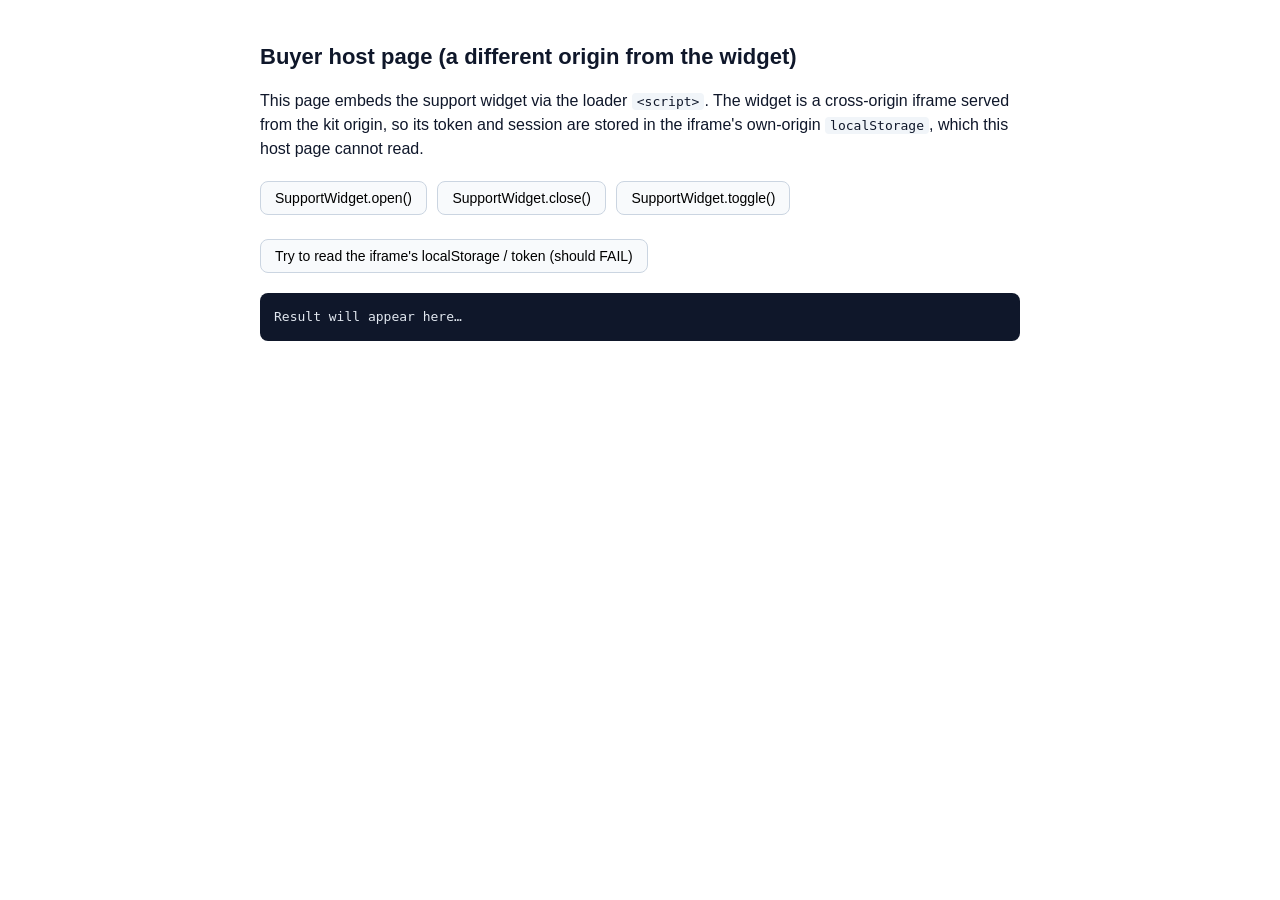
<file: frontend/widget-host-example.html>
<!doctype html>
<html lang="en">
  <head>
    <meta charset="UTF-8" />
    <meta name="viewport" content="width=device-width, initial-scale=1.0" />
    <title>Support widget — host page example (US-083)</title>
    <style>
      body {
        font-family: -apple-system, BlinkMacSystemFont, 'Segoe UI', Roboto, sans-serif;
        max-width: 760px;
        margin: 40px auto;
        padding: 0 20px;
        color: #0f172a;
        line-height: 1.5;
      }
      h1 { font-size: 22px; }
      button {
        font-size: 14px;
        padding: 8px 14px;
        margin: 4px 6px 4px 0;
        border: 1px solid #cbd5e1;
        border-radius: 8px;
        background: #f8fafc;
        cursor: pointer;
      }
      pre {
        background: #0f172a;
        color: #e2e8f0;
        padding: 14px;
        border-radius: 8px;
        white-space: pre-wrap;
        font-size: 13px;
      }
      code { background: #f1f5f9; padding: 1px 5px; border-radius: 4px; }
    </style>
  </head>
  <body>
    <!--
      US-083 cross-origin verification fixture. Serve THIS file from a DIFFERENT
      origin than the kit (the whole point is that the host page is a separate
      origin). For local verification:

        # terminal 1 — the kit origin (serves widget.js + widget.html)
        cd frontend && npm run dev            # http://localhost:5173

        # terminal 2 — the host origin (this page)
        cd frontend && python3 -m http.server 8099
        # open http://localhost:8099/widget-host-example.html

      The loader <script> below points at the kit dev origin; a real buyer swaps
      it for "https://your-kit-origin/widget.js".
    -->
    <h1>Buyer host page (a different origin from the widget)</h1>
    <p>
      This page embeds the support widget via the loader <code>&lt;script&gt;</code>.
      The widget is a cross-origin iframe served from the kit origin, so its token
      and session are stored in the iframe's own-origin <code>localStorage</code>,
      which this host page cannot read.
    </p>

    <p>
      <button id="open">SupportWidget.open()</button>
      <button id="close">SupportWidget.close()</button>
      <button id="toggle">SupportWidget.toggle()</button>
    </p>
    <p>
      <button id="attack">Try to read the iframe's localStorage / token (should FAIL)</button>
    </p>
    <pre id="out">Result will appear here…</pre>

    <script>
      var out = document.getElementById('out')
      function log(msg) { out.textContent = msg }

      document.getElementById('open').onclick = function () {
        window.SupportWidget && window.SupportWidget.open()
      }
      document.getElementById('close').onclick = function () {
        window.SupportWidget && window.SupportWidget.close()
      }
      document.getElementById('toggle').onclick = function () {
        window.SupportWidget && window.SupportWidget.toggle()
      }

      // Security probe: attempt, from host JS, to read the widget's storage/token.
      document.getElementById('attack').onclick = function () {
        var lines = []
        var iframe = document.querySelector('iframe[title="Support chat"]')
        // 1. Reading the cross-origin iframe's localStorage must throw.
        try {
          var ls = iframe.contentWindow.localStorage
          lines.push('LEAK: read iframe.localStorage -> ' + JSON.stringify(ls))
        } catch (e) {
          lines.push('OK: iframe.contentWindow.localStorage threw ' + e.name + ' (cross-origin)')
        }
        // 2. The token is NOT in the host page's own localStorage either.
        var hostKeys = []
        try {
          for (var i = 0; i < localStorage.length; i++) hostKeys.push(localStorage.key(i))
        } catch (e) { /* ignore */ }
        var tokenLeaked = hostKeys.some(function (k) { return /ar-support:token/.test(k) })
        lines.push(
          tokenLeaked
            ? 'LEAK: host localStorage contains an ar-support token key'
            : 'OK: host localStorage has no widget token key (host keys: ' + JSON.stringify(hostKeys) + ')'
        )
        // 3. The host-facing API exposes no token field.
        lines.push('SupportWidget keys exposed to host: ' + JSON.stringify(Object.keys(window.SupportWidget || {})))
        log(lines.join('\n'))
      }

      window.addEventListener('supportwidget:unread', function (e) {
        console.log('host received unread count:', e.detail.count)
      })
    </script>

    <!-- The embed. Swap the origin for your kit's deployed origin in production. -->
    <script
      src="http://localhost:5173/widget.js"
      data-public-key="wk_pk_demo_example"
      data-brand-color="#2563eb"
      data-greeting="Hi! Ask us anything."
      data-title="FitSnack Support"
      data-position="bottom-right"
      async
    ></script>
  </body>
</html>
</file>
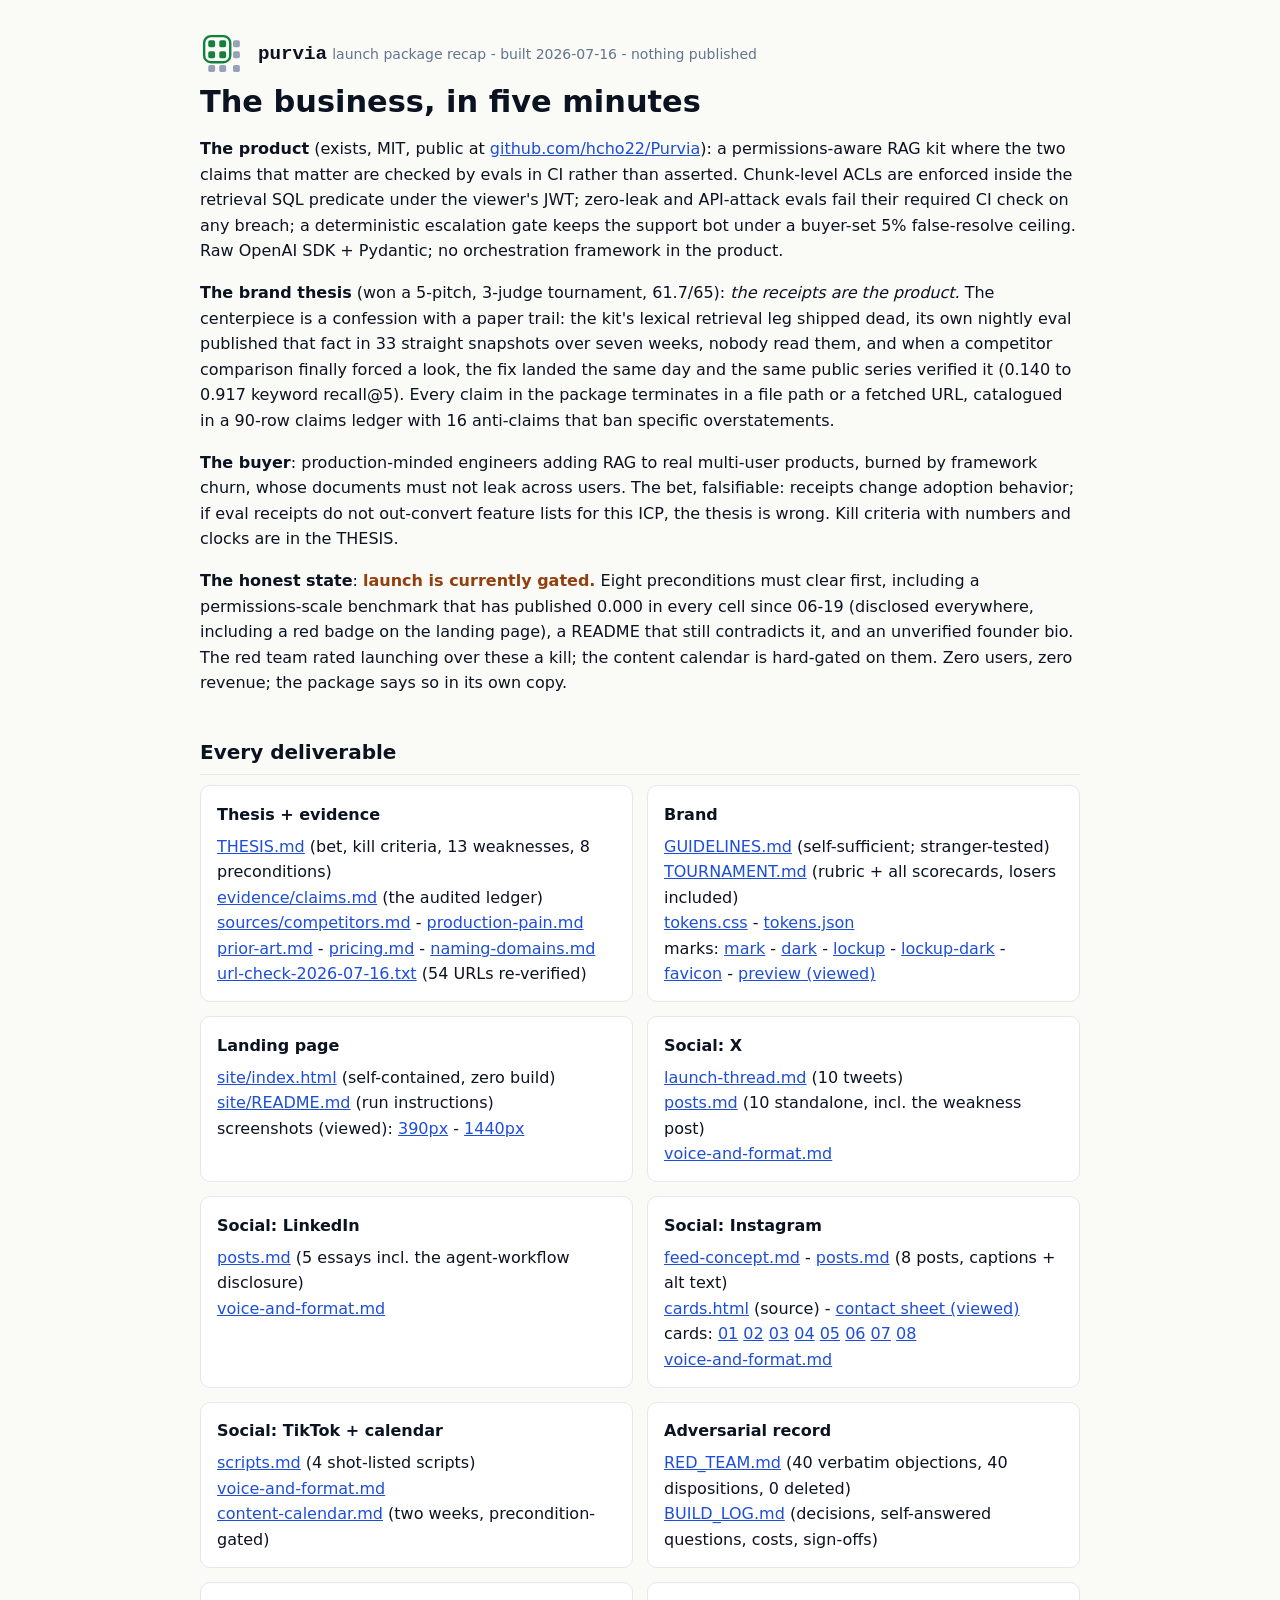
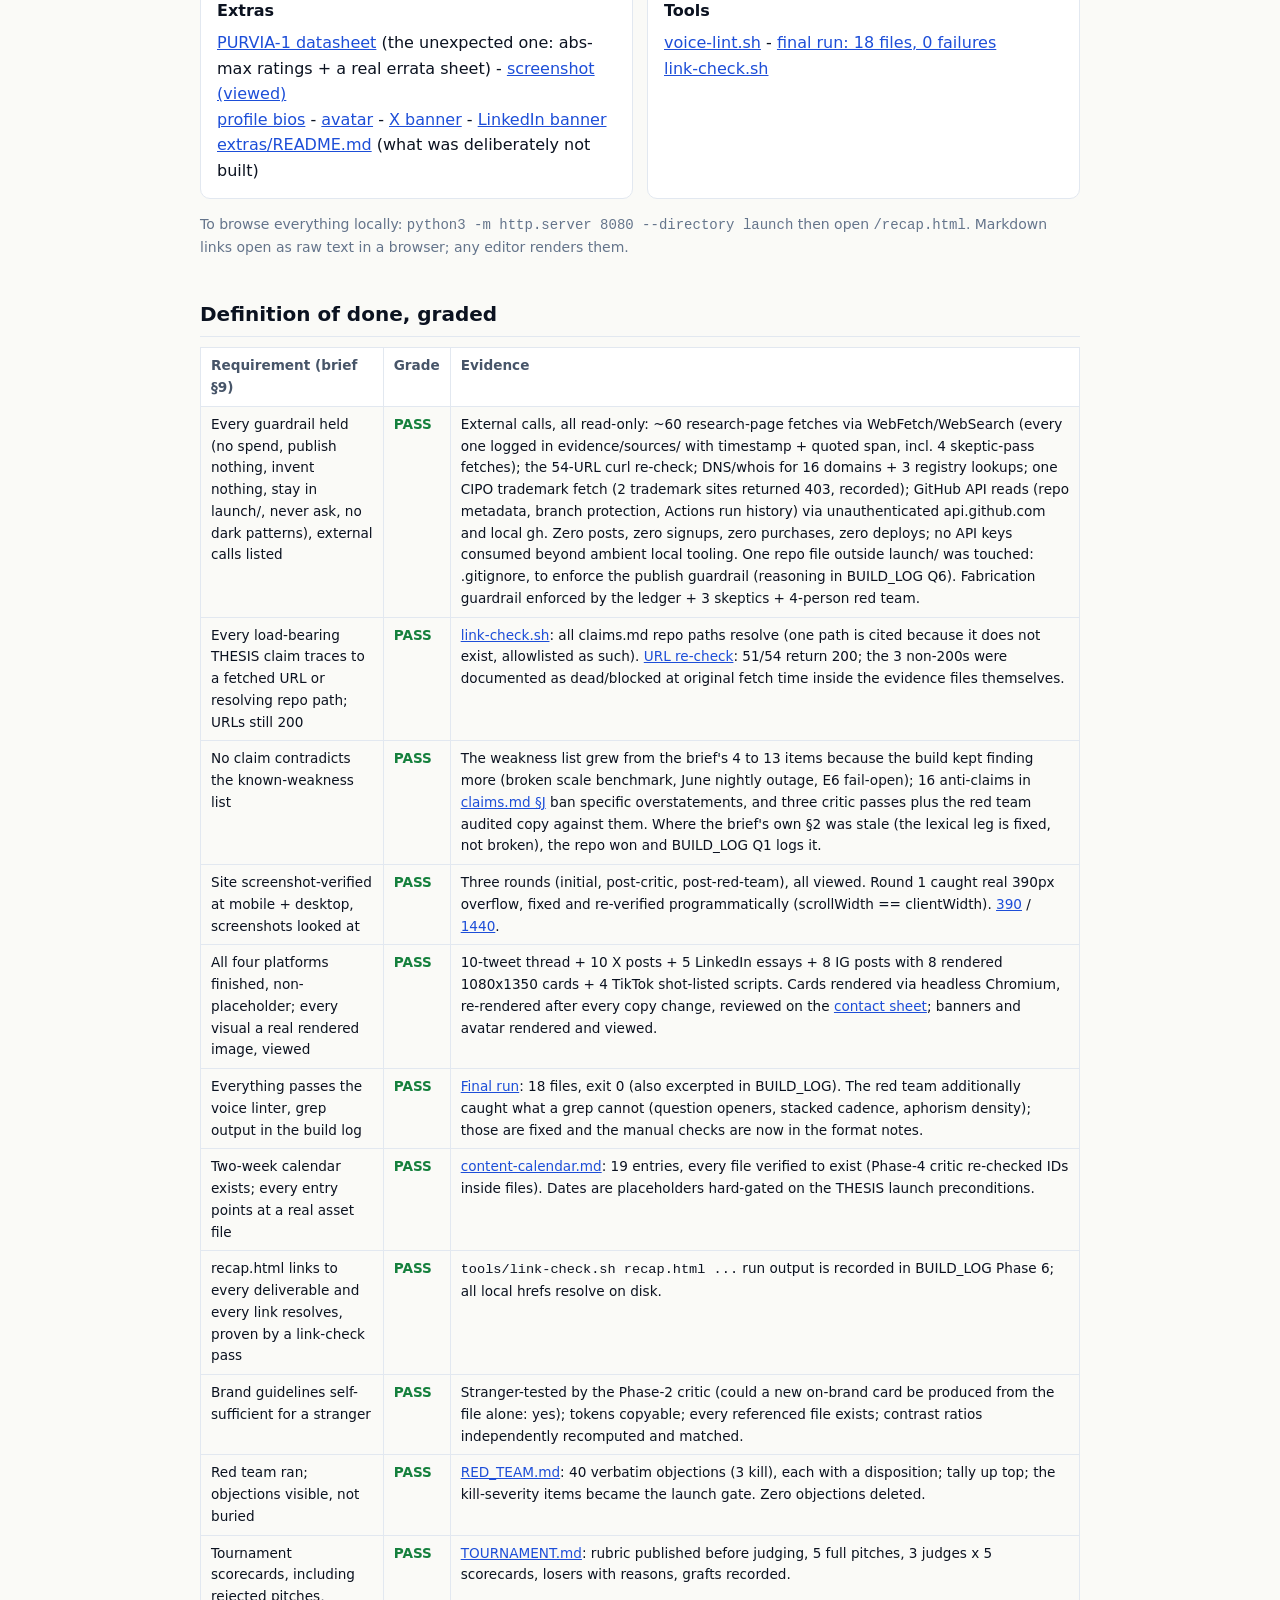
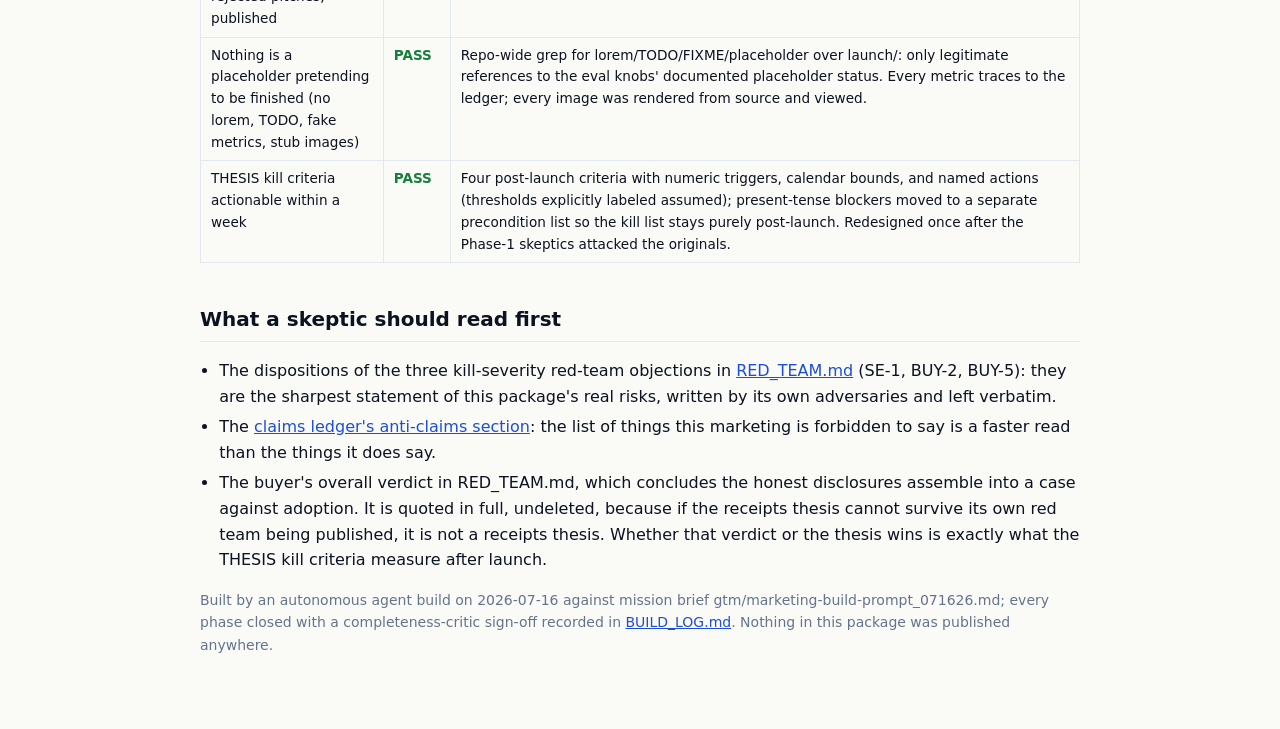
<file: .claude/launch/recap.html>
<!DOCTYPE html>
<html lang="en">
<head>
<meta charset="utf-8">
<meta name="viewport" content="width=device-width, initial-scale=1">
<title>Purvia launch package - recap</title>
<link rel="icon" href="data:image/svg+xml,%3Csvg xmlns='http://www.w3.org/2000/svg' viewBox='0 0 32 32'%3E%3Crect x='25' y='22' width='7' height='7' rx='2' fill='%2364748B'/%3E%3Crect x='2' y='2' width='21' height='21' rx='6' fill='none' stroke='%2315803D' stroke-width='3'/%3E%3Crect x='7' y='7' width='11' height='11' rx='3' fill='%2315803D'/%3E%3C/svg%3E">
<style>
:root{
  --paper:#FAFAF7;--surface:#FFFFFF;--ink:#0B1220;--muted:#475569;--faint:#64748B;
  --pass:#15803D;--fail:#B91C1C;--warn:#92400E;--link:#1D4ED8;--chunk:#94A3B8;--border:#E2E8F0;
  --mono:ui-monospace,"SF Mono",SFMono-Regular,Menlo,Consolas,monospace;
  --body:system-ui,-apple-system,"Segoe UI",Roboto,Arial,sans-serif;
}
@media (prefers-color-scheme: dark){
  :root{--paper:#0B1220;--surface:#111A2E;--ink:#E7EAF0;--muted:#CBD5E1;--faint:#94A3B8;--pass:#4ADE80;--fail:#F87171;--warn:#FBBF24;--link:#93C5FD;--chunk:#475569;--border:#24304A}
}
*{box-sizing:border-box}
body{margin:0;background:var(--paper);color:var(--ink);font-family:var(--body);font-size:16px;line-height:1.6}
a{color:var(--link)}
code,.mono{font-family:var(--mono)}
.wrap{max-width:920px;margin:0 auto;padding:24px 20px 60px}
h1{font-size:1.9rem;line-height:1.15;margin:.3em 0}
h2{font-size:1.25rem;margin:2em 0 .5em;border-bottom:1px solid var(--border);padding-bottom:6px}
table{border-collapse:collapse;width:100%;font-size:.85rem}
th,td{border:1px solid var(--border);padding:7px 10px;text-align:left;vertical-align:top}
th{background:var(--surface);color:var(--muted)}
.tablewrap{overflow-x:auto}
.pass{color:var(--pass);font-weight:700}.fail{color:var(--fail);font-weight:700}.warn{color:var(--warn);font-weight:600}
.faint{color:var(--faint);font-size:.875rem}
ul{padding-left:1.2em} li{margin:.3em 0}
.hdr{display:flex;align-items:center;gap:14px;padding-top:8px}
.hdr svg{width:44px;height:44px;flex:none}
.hdr .n{font-family:var(--mono);font-weight:600;font-size:1.2rem}
.grid{display:grid;grid-template-columns:1fr 1fr;gap:14px}
@media (max-width:700px){.grid{grid-template-columns:1fr}}
.card{background:var(--surface);border:1px solid var(--border);border-radius:10px;padding:14px 16px;min-width:0}
.card h3{margin:.1em 0 .4em;font-size:1rem}
</style>
</head>
<body>
<div class="wrap">

<div class="hdr">
  <svg viewBox="0 0 64 64" aria-label="Purvia mark"><rect x="48" y="12" width="10" height="10" rx="2.5" fill="var(--chunk)"/><rect x="48" y="28" width="10" height="10" rx="2.5" fill="var(--chunk)"/><rect x="12" y="48" width="10" height="10" rx="2.5" fill="var(--chunk)"/><rect x="28" y="48" width="10" height="10" rx="2.5" fill="var(--chunk)"/><rect x="48" y="48" width="10" height="10" rx="2.5" fill="var(--chunk)"/><rect x="6" y="6" width="38" height="38" rx="10" fill="none" stroke="var(--pass)" stroke-width="3.5"/><rect x="12" y="12" width="10" height="10" rx="2.5" fill="var(--pass)"/><rect x="28" y="12" width="10" height="10" rx="2.5" fill="var(--pass)"/><rect x="12" y="28" width="10" height="10" rx="2.5" fill="var(--pass)"/><rect x="28" y="28" width="10" height="10" rx="2.5" fill="var(--pass)"/></svg>
  <div><span class="n">purvia</span> <span class="faint">launch package recap - built 2026-07-16 - nothing published</span></div>
</div>

<h1>The business, in five minutes</h1>

<p><strong>The product</strong> (exists, MIT, public at <a href="https://github.com/hcho22/Purvia">github.com/hcho22/Purvia</a>): a permissions-aware RAG kit where the two claims that matter are checked by evals in CI rather than asserted. Chunk-level ACLs are enforced inside the retrieval SQL predicate under the viewer's JWT; zero-leak and API-attack evals fail their required CI check on any breach; a deterministic escalation gate keeps the support bot under a buyer-set 5% false-resolve ceiling. Raw OpenAI SDK + Pydantic; no orchestration framework in the product.</p>

<p><strong>The brand thesis</strong> (won a 5-pitch, 3-judge tournament, 61.7/65): <em>the receipts are the product.</em> The centerpiece is a confession with a paper trail: the kit's lexical retrieval leg shipped dead, its own nightly eval published that fact in 33 straight snapshots over seven weeks, nobody read them, and when a competitor comparison finally forced a look, the fix landed the same day and the same public series verified it (0.140 to 0.917 keyword recall@5). Every claim in the package terminates in a file path or a fetched URL, catalogued in a 90-row claims ledger with 16 anti-claims that ban specific overstatements.</p>

<p><strong>The buyer</strong>: production-minded engineers adding RAG to real multi-user products, burned by framework churn, whose documents must not leak across users. The bet, falsifiable: receipts change adoption behavior; if eval receipts do not out-convert feature lists for this ICP, the thesis is wrong. Kill criteria with numbers and clocks are in the THESIS.</p>

<p><strong>The honest state</strong>: <span class="warn">launch is currently gated.</span> Eight preconditions must clear first, including a permissions-scale benchmark that has published 0.000 in every cell since 06-19 (disclosed everywhere, including a red badge on the landing page), a README that still contradicts it, and an unverified founder bio. The red team rated launching over these a kill; the content calendar is hard-gated on them. Zero users, zero revenue; the package says so in its own copy.</p>

<h2>Every deliverable</h2>
<div class="grid">
  <div class="card"><h3>Thesis + evidence</h3>
    <a href="THESIS.md">THESIS.md</a> (bet, kill criteria, 13 weaknesses, 8 preconditions)<br>
    <a href="evidence/claims.md">evidence/claims.md</a> (the audited ledger)<br>
    <a href="evidence/sources/competitors.md">sources/competitors.md</a> - <a href="evidence/sources/production-pain.md">production-pain.md</a><br>
    <a href="evidence/sources/prior-art.md">prior-art.md</a> - <a href="evidence/sources/pricing.md">pricing.md</a> - <a href="evidence/sources/naming-domains.md">naming-domains.md</a><br>
    <a href="evidence/url-check-2026-07-16.txt">url-check-2026-07-16.txt</a> (54 URLs re-verified)
  </div>
  <div class="card"><h3>Brand</h3>
    <a href="brand/GUIDELINES.md">GUIDELINES.md</a> (self-sufficient; stranger-tested)<br>
    <a href="brand/TOURNAMENT.md">TOURNAMENT.md</a> (rubric + all scorecards, losers included)<br>
    <a href="brand/tokens.css">tokens.css</a> - <a href="brand/tokens.json">tokens.json</a><br>
    marks: <a href="brand/marks/mark.svg">mark</a> - <a href="brand/marks/mark-dark.svg">dark</a> - <a href="brand/marks/lockup.svg">lockup</a> - <a href="brand/marks/lockup-dark.svg">lockup-dark</a> - <a href="brand/marks/favicon.svg">favicon</a> - <a href="brand/marks/preview-screenshot.png">preview (viewed)</a>
  </div>
  <div class="card"><h3>Landing page</h3>
    <a href="site/index.html">site/index.html</a> (self-contained, zero build)<br>
    <a href="site/README.md">site/README.md</a> (run instructions)<br>
    screenshots (viewed): <a href="site/screenshots/site-390.png">390px</a> - <a href="site/screenshots/site-1440.png">1440px</a>
  </div>
  <div class="card"><h3>Social: X</h3>
    <a href="social/x/launch-thread.md">launch-thread.md</a> (10 tweets)<br>
    <a href="social/x/posts.md">posts.md</a> (10 standalone, incl. the weakness post)<br>
    <a href="social/x/voice-and-format.md">voice-and-format.md</a>
  </div>
  <div class="card"><h3>Social: LinkedIn</h3>
    <a href="social/linkedin/posts.md">posts.md</a> (5 essays incl. the agent-workflow disclosure)<br>
    <a href="social/linkedin/voice-and-format.md">voice-and-format.md</a>
  </div>
  <div class="card"><h3>Social: Instagram</h3>
    <a href="social/instagram/feed-concept.md">feed-concept.md</a> - <a href="social/instagram/posts.md">posts.md</a> (8 posts, captions + alt text)<br>
    <a href="social/instagram/cards.html">cards.html</a> (source) - <a href="social/instagram/cards/_contact-sheet.png">contact sheet (viewed)</a><br>
    cards: <a href="social/instagram/cards/ig-01.png">01</a> <a href="social/instagram/cards/ig-02.png">02</a> <a href="social/instagram/cards/ig-03.png">03</a> <a href="social/instagram/cards/ig-04.png">04</a> <a href="social/instagram/cards/ig-05.png">05</a> <a href="social/instagram/cards/ig-06.png">06</a> <a href="social/instagram/cards/ig-07.png">07</a> <a href="social/instagram/cards/ig-08.png">08</a><br>
    <a href="social/instagram/voice-and-format.md">voice-and-format.md</a>
  </div>
  <div class="card"><h3>Social: TikTok + calendar</h3>
    <a href="social/tiktok/scripts.md">scripts.md</a> (4 shot-listed scripts)<br>
    <a href="social/tiktok/voice-and-format.md">voice-and-format.md</a><br>
    <a href="social/content-calendar.md">content-calendar.md</a> (two weeks, precondition-gated)
  </div>
  <div class="card"><h3>Adversarial record</h3>
    <a href="RED_TEAM.md">RED_TEAM.md</a> (40 verbatim objections, 40 dispositions, 0 deleted)<br>
    <a href="BUILD_LOG.md">BUILD_LOG.md</a> (decisions, self-answered questions, costs, sign-offs)
  </div>
  <div class="card"><h3>Extras</h3>
    <a href="extras/datasheet.html">PURVIA-1 datasheet</a> (the unexpected one: abs-max ratings + a real errata sheet) - <a href="extras/datasheet-screenshot.png">screenshot (viewed)</a><br>
    <a href="extras/profile-assets/bios.md">profile bios</a> - <a href="extras/profile-assets/avatar-800.png">avatar</a> - <a href="extras/profile-assets/x-banner-1500x500.png">X banner</a> - <a href="extras/profile-assets/li-banner-1584x396.png">LinkedIn banner</a><br>
    <a href="extras/README.md">extras/README.md</a> (what was deliberately not built)
  </div>
  <div class="card"><h3>Tools</h3>
    <a href="tools/voice-lint.sh">voice-lint.sh</a> - <a href="tools/voice-lint-final-run.txt">final run: 18 files, 0 failures</a><br>
    <a href="tools/link-check.sh">link-check.sh</a>
  </div>
</div>

<p class="faint">To browse everything locally: <code>python3 -m http.server 8080 --directory launch</code> then open <code>/recap.html</code>. Markdown links open as raw text in a browser; any editor renders them.</p>

<h2>Definition of done, graded</h2>
<div class="tablewrap"><table>
  <tr><th>Requirement (brief §9)</th><th>Grade</th><th>Evidence</th></tr>
  <tr><td>Every guardrail held (no spend, publish nothing, invent nothing, stay in launch/, never ask, no dark patterns), external calls listed</td><td class="pass">PASS</td><td>External calls, all read-only: ~60 research-page fetches via WebFetch/WebSearch (every one logged in evidence/sources/ with timestamp + quoted span, incl. 4 skeptic-pass fetches); the 54-URL curl re-check; DNS/whois for 16 domains + 3 registry lookups; one CIPO trademark fetch (2 trademark sites returned 403, recorded); GitHub API reads (repo metadata, branch protection, Actions run history) via unauthenticated api.github.com and local gh. Zero posts, zero signups, zero purchases, zero deploys; no API keys consumed beyond ambient local tooling. One repo file outside launch/ was touched: .gitignore, to enforce the publish guardrail (reasoning in BUILD_LOG Q6). Fabrication guardrail enforced by the ledger + 3 skeptics + 4-person red team.</td></tr>
  <tr><td>Every load-bearing THESIS claim traces to a fetched URL or resolving repo path; URLs still 200</td><td class="pass">PASS</td><td><a href="tools/link-check.sh">link-check.sh</a>: all claims.md repo paths resolve (one path is cited because it does not exist, allowlisted as such). <a href="evidence/url-check-2026-07-16.txt">URL re-check</a>: 51/54 return 200; the 3 non-200s were documented as dead/blocked at original fetch time inside the evidence files themselves.</td></tr>
  <tr><td>No claim contradicts the known-weakness list</td><td class="pass">PASS</td><td>The weakness list grew from the brief's 4 to 13 items because the build kept finding more (broken scale benchmark, June nightly outage, E6 fail-open); 16 anti-claims in <a href="evidence/claims.md">claims.md §J</a> ban specific overstatements, and three critic passes plus the red team audited copy against them. Where the brief's own §2 was stale (the lexical leg is fixed, not broken), the repo won and BUILD_LOG Q1 logs it.</td></tr>
  <tr><td>Site screenshot-verified at mobile + desktop, screenshots looked at</td><td class="pass">PASS</td><td>Three rounds (initial, post-critic, post-red-team), all viewed. Round 1 caught real 390px overflow, fixed and re-verified programmatically (scrollWidth == clientWidth). <a href="site/screenshots/site-390.png">390</a> / <a href="site/screenshots/site-1440.png">1440</a>.</td></tr>
  <tr><td>All four platforms finished, non-placeholder; every visual a real rendered image, viewed</td><td class="pass">PASS</td><td>10-tweet thread + 10 X posts + 5 LinkedIn essays + 8 IG posts with 8 rendered 1080x1350 cards + 4 TikTok shot-listed scripts. Cards rendered via headless Chromium, re-rendered after every copy change, reviewed on the <a href="social/instagram/cards/_contact-sheet.png">contact sheet</a>; banners and avatar rendered and viewed.</td></tr>
  <tr><td>Everything passes the voice linter, grep output in the build log</td><td class="pass">PASS</td><td><a href="tools/voice-lint-final-run.txt">Final run</a>: 18 files, exit 0 (also excerpted in BUILD_LOG). The red team additionally caught what a grep cannot (question openers, stacked cadence, aphorism density); those are fixed and the manual checks are now in the format notes.</td></tr>
  <tr><td>Two-week calendar exists; every entry points at a real asset file</td><td class="pass">PASS</td><td><a href="social/content-calendar.md">content-calendar.md</a>: 19 entries, every file verified to exist (Phase-4 critic re-checked IDs inside files). Dates are placeholders hard-gated on the THESIS launch preconditions.</td></tr>
  <tr><td>recap.html links to every deliverable and every link resolves, proven by a link-check pass</td><td class="pass">PASS</td><td><code>tools/link-check.sh recap.html ...</code> run output is recorded in BUILD_LOG Phase 6; all local hrefs resolve on disk.</td></tr>
  <tr><td>Brand guidelines self-sufficient for a stranger</td><td class="pass">PASS</td><td>Stranger-tested by the Phase-2 critic (could a new on-brand card be produced from the file alone: yes); tokens copyable; every referenced file exists; contrast ratios independently recomputed and matched.</td></tr>
  <tr><td>Red team ran; objections visible, not buried</td><td class="pass">PASS</td><td><a href="RED_TEAM.md">RED_TEAM.md</a>: 40 verbatim objections (3 kill), each with a disposition; tally up top; the kill-severity items became the launch gate. Zero objections deleted.</td></tr>
  <tr><td>Tournament scorecards, including rejected pitches, published</td><td class="pass">PASS</td><td><a href="brand/TOURNAMENT.md">TOURNAMENT.md</a>: rubric published before judging, 5 full pitches, 3 judges x 5 scorecards, losers with reasons, grafts recorded.</td></tr>
  <tr><td>Nothing is a placeholder pretending to be finished (no lorem, TODO, fake metrics, stub images)</td><td class="pass">PASS</td><td>Repo-wide grep for lorem/TODO/FIXME/placeholder over launch/: only legitimate references to the eval knobs' documented placeholder status. Every metric traces to the ledger; every image was rendered from source and viewed.</td></tr>
  <tr><td>THESIS kill criteria actionable within a week</td><td class="pass">PASS</td><td>Four post-launch criteria with numeric triggers, calendar bounds, and named actions (thresholds explicitly labeled assumed); present-tense blockers moved to a separate precondition list so the kill list stays purely post-launch. Redesigned once after the Phase-1 skeptics attacked the originals.</td></tr>
</table></div>

<h2>What a skeptic should read first</h2>
<ul>
  <li>The dispositions of the three kill-severity red-team objections in <a href="RED_TEAM.md">RED_TEAM.md</a> (SE-1, BUY-2, BUY-5): they are the sharpest statement of this package's real risks, written by its own adversaries and left verbatim.</li>
  <li>The <a href="evidence/claims.md">claims ledger's anti-claims section</a>: the list of things this marketing is forbidden to say is a faster read than the things it does say.</li>
  <li>The buyer's overall verdict in RED_TEAM.md, which concludes the honest disclosures assemble into a case against adoption. It is quoted in full, undeleted, because if the receipts thesis cannot survive its own red team being published, it is not a receipts thesis. Whether that verdict or the thesis wins is exactly what the THESIS kill criteria measure after launch.</li>
</ul>

<p class="faint">Built by an autonomous agent build on 2026-07-16 against mission brief gtm/marketing-build-prompt_071626.md; every phase closed with a completeness-critic sign-off recorded in <a href="BUILD_LOG.md">BUILD_LOG.md</a>. Nothing in this package was published anywhere.</p>

</div>
</body>
</html>
</file>
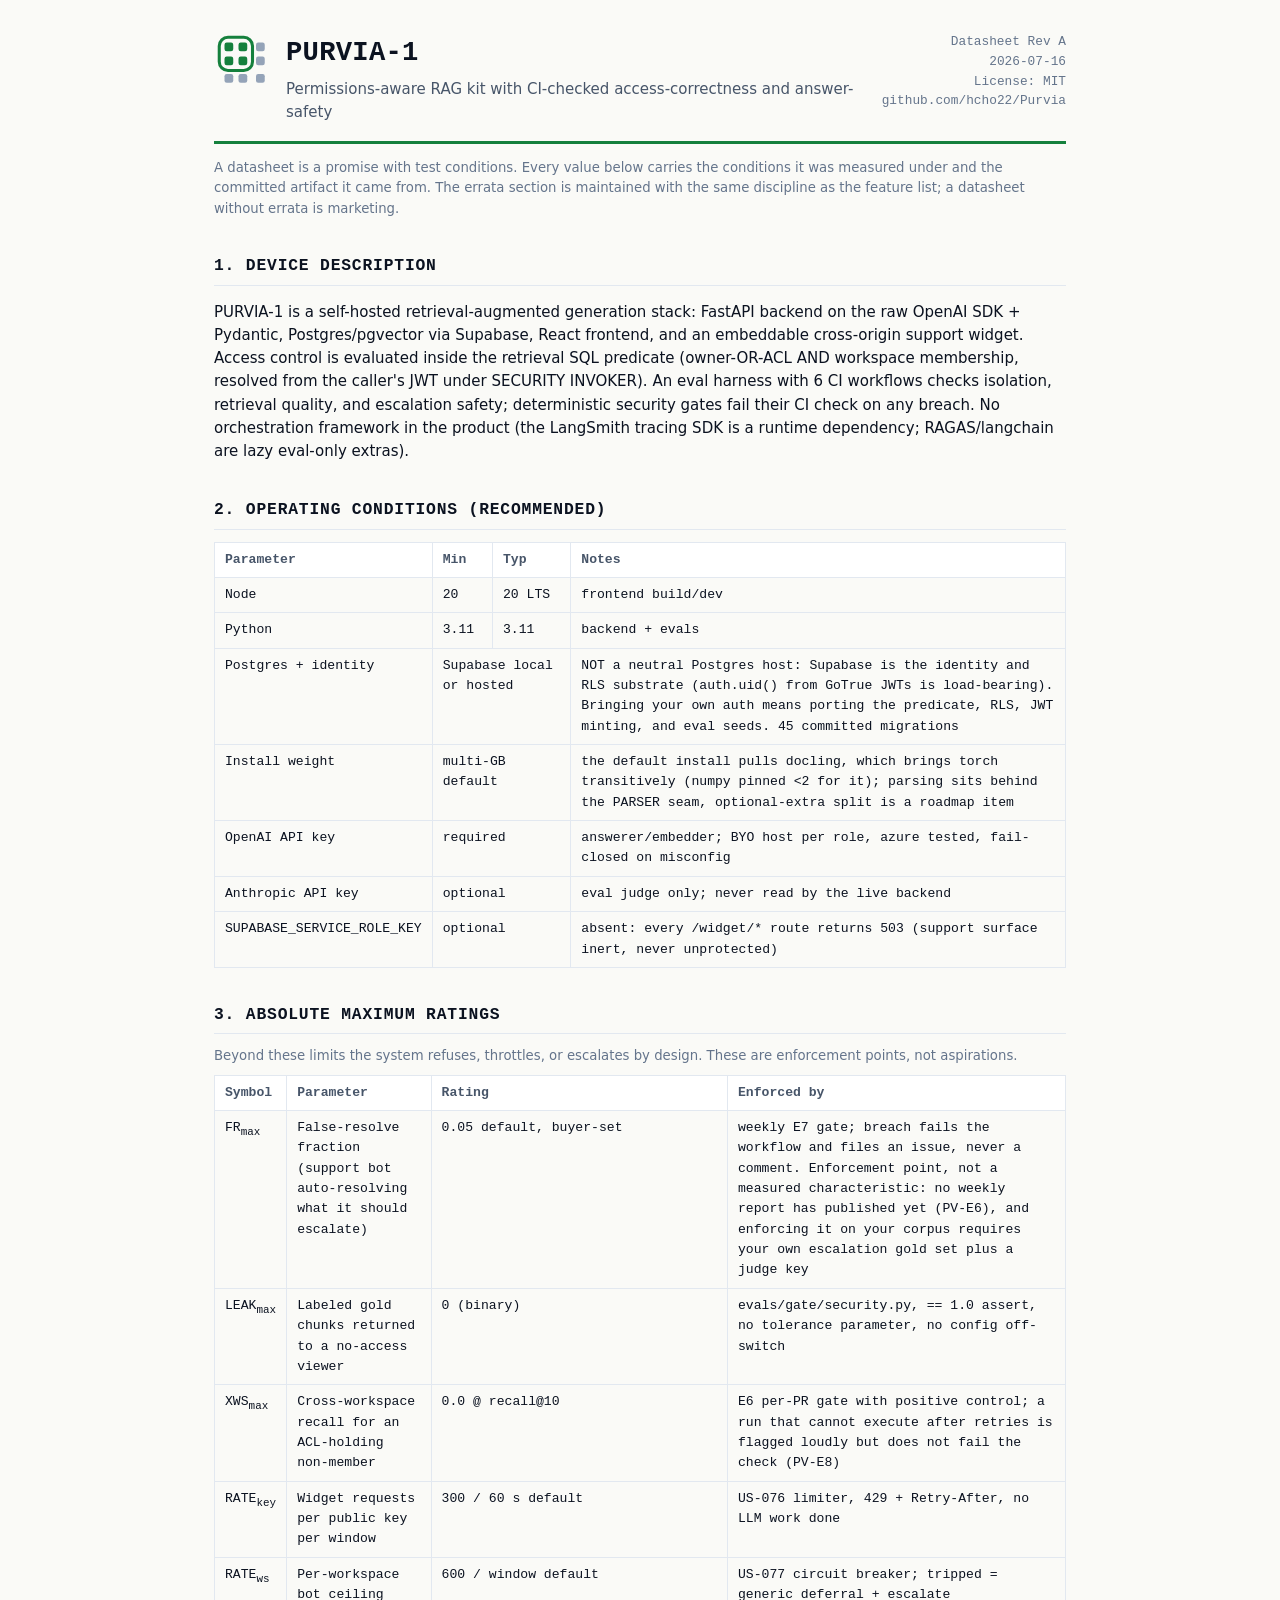
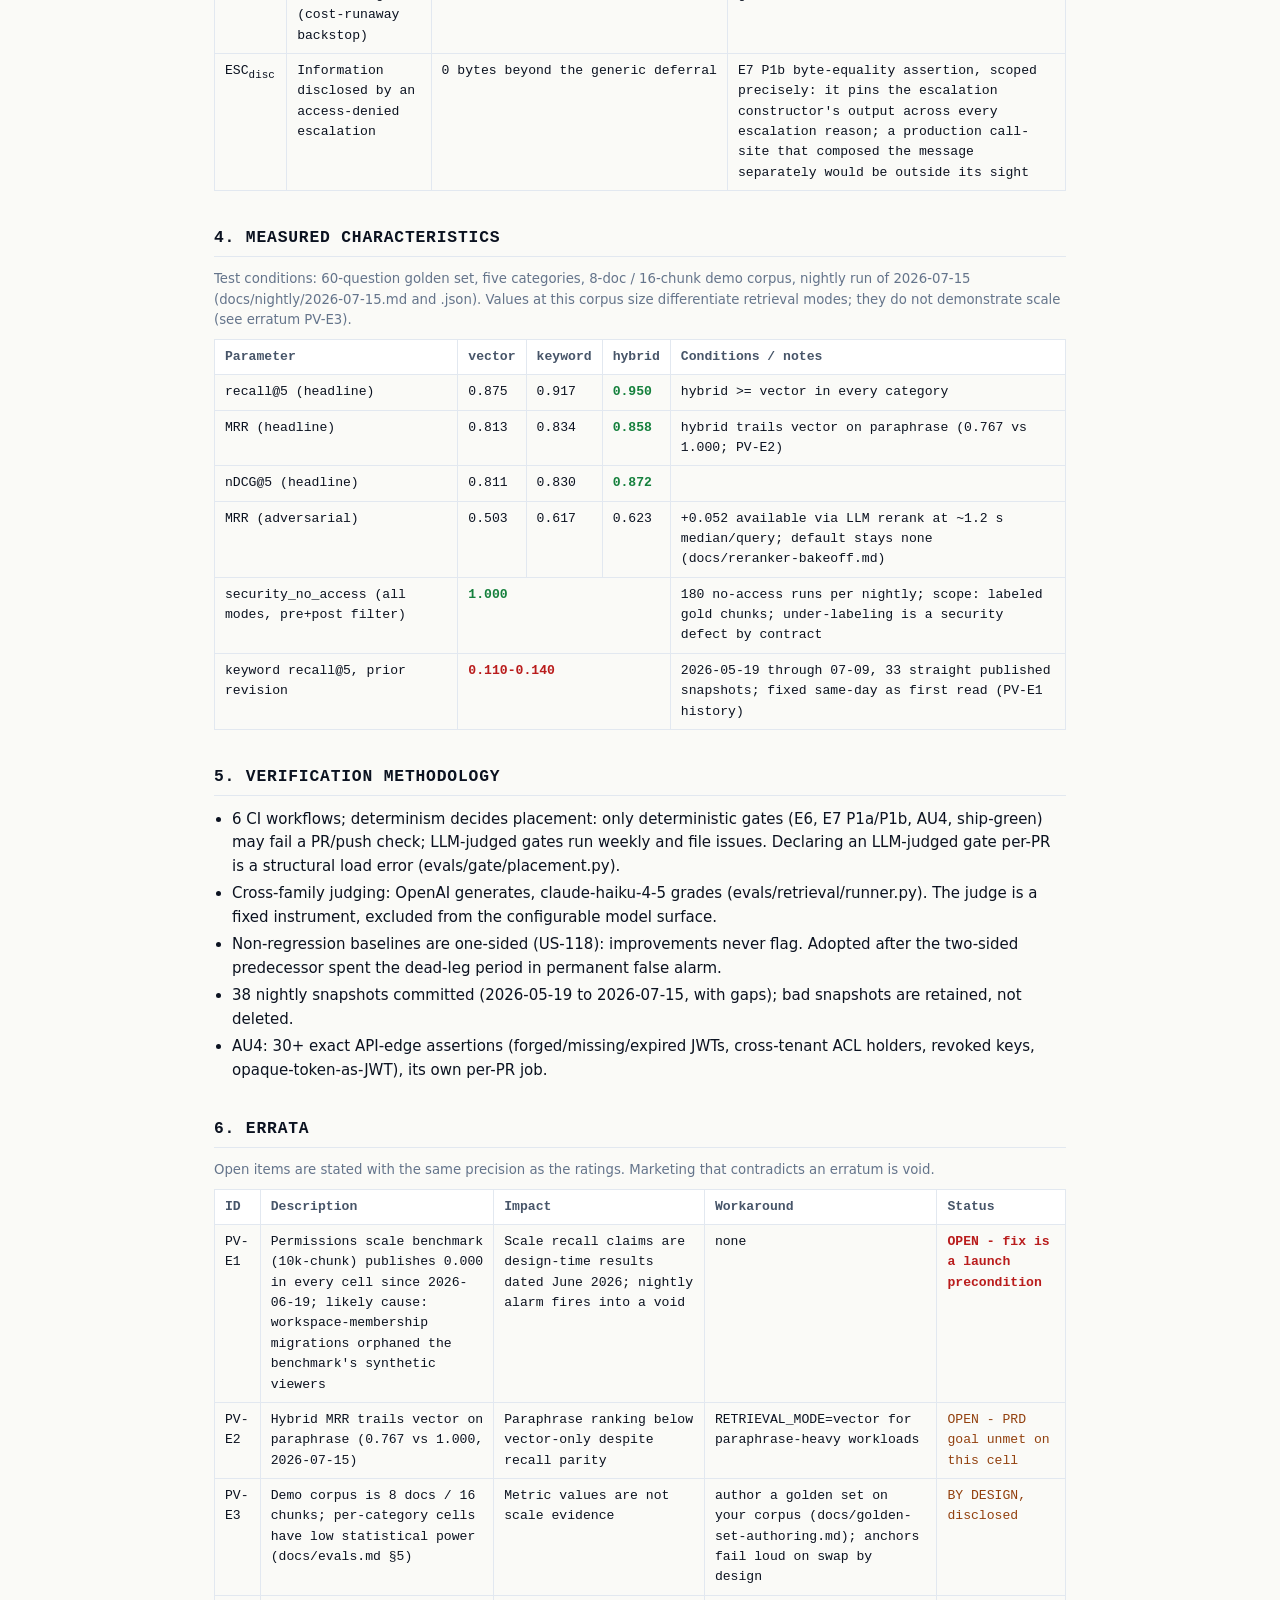
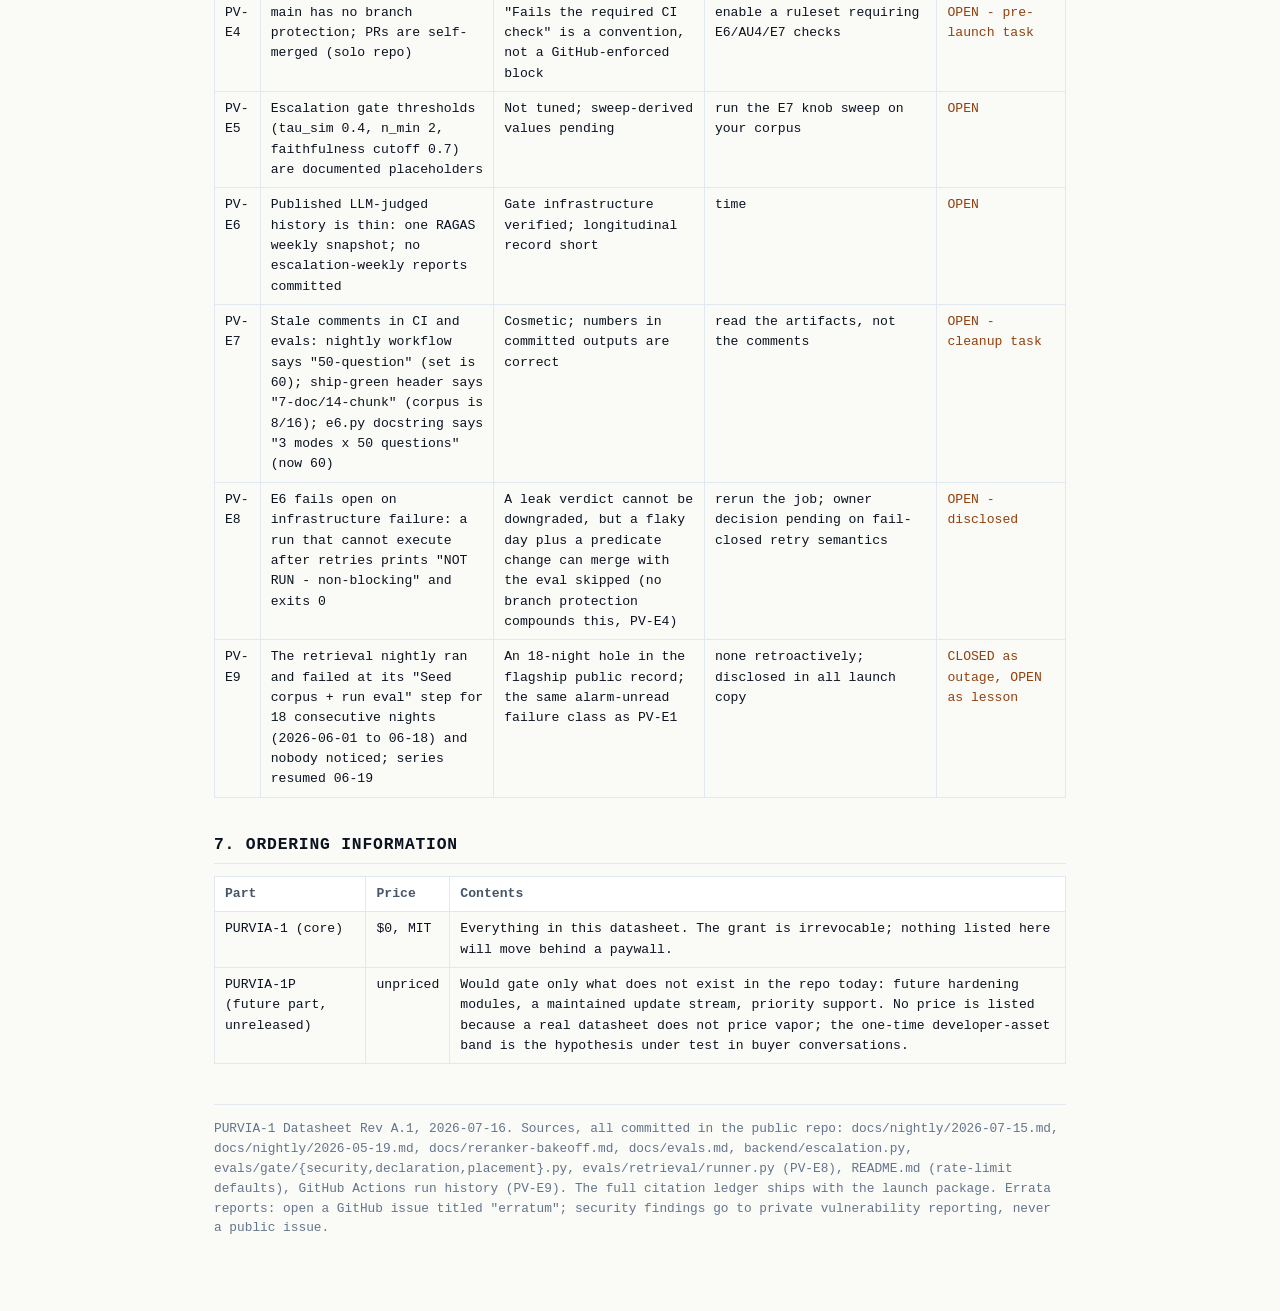
<file: .claude/launch/extras/datasheet.html>
<!DOCTYPE html>
<html lang="en">
<head>
<meta charset="utf-8">
<meta name="viewport" content="width=device-width, initial-scale=1">
<title>PURVIA-1 Datasheet, Rev A</title>
<link rel="icon" href="data:image/svg+xml,%3Csvg xmlns='http://www.w3.org/2000/svg' viewBox='0 0 32 32'%3E%3Crect x='3' y='3' width='19' height='19' rx='5' fill='none' stroke='%2315803D' stroke-width='2'/%3E%3C/svg%3E">
<style>
:root{
  --paper:#FAFAF7;--surface:#FFFFFF;--ink:#0B1220;--muted:#475569;--faint:#64748B;
  --pass:#15803D;--fail:#B91C1C;--warn:#92400E;--border:#E2E8F0;
  --mono:ui-monospace,"SF Mono",SFMono-Regular,Menlo,Consolas,monospace;
  --body:system-ui,-apple-system,"Segoe UI",Roboto,Arial,sans-serif;
}
@media (prefers-color-scheme: dark){
  :root{--paper:#0B1220;--surface:#111A2E;--ink:#E7EAF0;--muted:#CBD5E1;--faint:#94A3B8;--pass:#4ADE80;--fail:#F87171;--warn:#FBBF24;--border:#24304A}
}
*{box-sizing:border-box}
body{margin:0;background:var(--paper);color:var(--ink);font-family:var(--body);font-size:15px;line-height:1.55}
.sheet{max-width:900px;margin:0 auto;padding:32px 24px}
header{display:flex;align-items:flex-start;gap:16px;border-bottom:3px solid var(--pass);padding-bottom:16px}
header svg{width:56px;height:56px;flex:none}
h1{font-family:var(--mono);font-size:1.7rem;margin:0;letter-spacing:.01em}
.rev{margin-left:auto;text-align:right;font-family:var(--mono);font-size:.8rem;color:var(--faint)}
.subtitle{color:var(--muted);margin:4px 0 0}
h2{font-family:var(--mono);font-size:1.02rem;letter-spacing:.05em;text-transform:uppercase;border-bottom:1px solid var(--border);padding-bottom:6px;margin:34px 0 12px;color:var(--ink)}
table{border-collapse:collapse;width:100%;font-family:var(--mono);font-size:.82rem}
th,td{border:1px solid var(--border);padding:7px 10px;text-align:left;vertical-align:top}
th{background:var(--surface);color:var(--muted);font-weight:600}
.wrap{overflow-x:auto}
.pass{color:var(--pass);font-weight:700}.fail{color:var(--fail);font-weight:700}.warn{color:var(--warn)}
.note{color:var(--faint);font-size:.83rem;margin:8px 0 0}
ul{margin:.4em 0;padding-left:1.2em}
li{margin:.3em 0}
footer{margin-top:40px;border-top:1px solid var(--border);padding-top:14px;color:var(--faint);font-size:.8rem;font-family:var(--mono)}
td.num{white-space:nowrap}
@media print{body{background:#fff}.sheet{padding:0}}
</style>
</head>
<body>
<div class="sheet">
<header>
  <svg viewBox="0 0 64 64" aria-label="Purvia mark"><rect x="48" y="12" width="10" height="10" rx="2.5" fill="#94A3B8"/><rect x="48" y="28" width="10" height="10" rx="2.5" fill="#94A3B8"/><rect x="12" y="48" width="10" height="10" rx="2.5" fill="#94A3B8"/><rect x="28" y="48" width="10" height="10" rx="2.5" fill="#94A3B8"/><rect x="48" y="48" width="10" height="10" rx="2.5" fill="#94A3B8"/><rect x="6" y="6" width="38" height="38" rx="10" fill="none" stroke="#15803D" stroke-width="3.5"/><rect x="12" y="12" width="10" height="10" rx="2.5" fill="#15803D"/><rect x="28" y="12" width="10" height="10" rx="2.5" fill="#15803D"/><rect x="12" y="28" width="10" height="10" rx="2.5" fill="#15803D"/><rect x="28" y="28" width="10" height="10" rx="2.5" fill="#15803D"/></svg>
  <div>
    <h1>PURVIA-1</h1>
    <p class="subtitle">Permissions-aware RAG kit with CI-checked access-correctness and answer-safety</p>
  </div>
  <div class="rev">Datasheet Rev A<br>2026-07-16<br>License: MIT<br>github.com/hcho22/Purvia</div>
</header>

<p class="note" style="margin-top:14px">A datasheet is a promise with test conditions. Every value below carries the conditions it was measured under and the committed artifact it came from. The errata section is maintained with the same discipline as the feature list; a datasheet without errata is marketing.</p>

<h2>1. Device description</h2>
<p>PURVIA-1 is a self-hosted retrieval-augmented generation stack: FastAPI backend on the raw OpenAI SDK + Pydantic, Postgres/pgvector via Supabase, React frontend, and an embeddable cross-origin support widget. Access control is evaluated inside the retrieval SQL predicate (owner-OR-ACL AND workspace membership, resolved from the caller's JWT under SECURITY INVOKER). An eval harness with 6 CI workflows checks isolation, retrieval quality, and escalation safety; deterministic security gates fail their CI check on any breach. No orchestration framework in the product (the LangSmith tracing SDK is a runtime dependency; RAGAS/langchain are lazy eval-only extras).</p>

<h2>2. Operating conditions (recommended)</h2>
<div class="wrap"><table>
  <tr><th>Parameter</th><th>Min</th><th>Typ</th><th>Notes</th></tr>
  <tr><td>Node</td><td class="num">20</td><td class="num">20 LTS</td><td>frontend build/dev</td></tr>
  <tr><td>Python</td><td class="num">3.11</td><td class="num">3.11</td><td>backend + evals</td></tr>
  <tr><td>Postgres + identity</td><td colspan="2">Supabase local or hosted</td><td>NOT a neutral Postgres host: Supabase is the identity and RLS substrate (auth.uid() from GoTrue JWTs is load-bearing). Bringing your own auth means porting the predicate, RLS, JWT minting, and eval seeds. 45 committed migrations</td></tr>
  <tr><td>Install weight</td><td colspan="2">multi-GB default</td><td>the default install pulls docling, which brings torch transitively (numpy pinned &lt;2 for it); parsing sits behind the PARSER seam, optional-extra split is a roadmap item</td></tr>
  <tr><td>OpenAI API key</td><td colspan="2">required</td><td>answerer/embedder; BYO host per role, azure tested, fail-closed on misconfig</td></tr>
  <tr><td>Anthropic API key</td><td colspan="2">optional</td><td>eval judge only; never read by the live backend</td></tr>
  <tr><td>SUPABASE_SERVICE_ROLE_KEY</td><td colspan="2">optional</td><td>absent: every /widget/* route returns 503 (support surface inert, never unprotected)</td></tr>
</table></div>

<h2>3. Absolute maximum ratings</h2>
<p class="note" style="margin:0 0 8px">Beyond these limits the system refuses, throttles, or escalates by design. These are enforcement points, not aspirations.</p>
<div class="wrap"><table>
  <tr><th>Symbol</th><th>Parameter</th><th>Rating</th><th>Enforced by</th></tr>
  <tr><td>FR<sub>max</sub></td><td>False-resolve fraction (support bot auto-resolving what it should escalate)</td><td class="num">0.05 default, buyer-set</td><td>weekly E7 gate; breach fails the workflow and files an issue, never a comment. Enforcement point, not a measured characteristic: no weekly report has published yet (PV-E6), and enforcing it on your corpus requires your own escalation gold set plus a judge key</td></tr>
  <tr><td>LEAK<sub>max</sub></td><td>Labeled gold chunks returned to a no-access viewer</td><td class="num">0 (binary)</td><td>evals/gate/security.py, == 1.0 assert, no tolerance parameter, no config off-switch</td></tr>
  <tr><td>XWS<sub>max</sub></td><td>Cross-workspace recall for an ACL-holding non-member</td><td class="num">0.0 @ recall@10</td><td>E6 per-PR gate with positive control; a run that cannot execute after retries is flagged loudly but does not fail the check (PV-E8)</td></tr>
  <tr><td>RATE<sub>key</sub></td><td>Widget requests per public key per window</td><td class="num">300 / 60 s default</td><td>US-076 limiter, 429 + Retry-After, no LLM work done</td></tr>
  <tr><td>RATE<sub>ws</sub></td><td>Per-workspace bot ceiling (cost-runaway backstop)</td><td class="num">600 / window default</td><td>US-077 circuit breaker; tripped = generic deferral + escalate</td></tr>
  <tr><td>ESC<sub>disc</sub></td><td>Information disclosed by an access-denied escalation</td><td class="num">0 bytes beyond the generic deferral</td><td>E7 P1b byte-equality assertion, scoped precisely: it pins the escalation constructor's output across every escalation reason; a production call-site that composed the message separately would be outside its sight</td></tr>
</table></div>

<h2>4. Measured characteristics</h2>
<p class="note" style="margin:0 0 8px">Test conditions: 60-question golden set, five categories, 8-doc / 16-chunk demo corpus, nightly run of 2026-07-15 (docs/nightly/2026-07-15.md and .json). Values at this corpus size differentiate retrieval modes; they do not demonstrate scale (see erratum PV-E3).</p>
<div class="wrap"><table>
  <tr><th>Parameter</th><th>vector</th><th>keyword</th><th>hybrid</th><th>Conditions / notes</th></tr>
  <tr><td>recall@5 (headline)</td><td class="num">0.875</td><td class="num">0.917</td><td class="num pass">0.950</td><td>hybrid &gt;= vector in every category</td></tr>
  <tr><td>MRR (headline)</td><td class="num">0.813</td><td class="num">0.834</td><td class="num pass">0.858</td><td>hybrid trails vector on paraphrase (0.767 vs 1.000; PV-E2)</td></tr>
  <tr><td>nDCG@5 (headline)</td><td class="num">0.811</td><td class="num">0.830</td><td class="num pass">0.872</td><td></td></tr>
  <tr><td>MRR (adversarial)</td><td class="num">0.503</td><td class="num">0.617</td><td class="num">0.623</td><td>+0.052 available via LLM rerank at ~1.2 s median/query; default stays none (docs/reranker-bakeoff.md)</td></tr>
  <tr><td>security_no_access (all modes, pre+post filter)</td><td colspan="3" class="num pass">1.000</td><td>180 no-access runs per nightly; scope: labeled gold chunks; under-labeling is a security defect by contract</td></tr>
  <tr><td>keyword recall@5, prior revision</td><td colspan="3" class="num fail">0.110-0.140</td><td>2026-05-19 through 07-09, 33 straight published snapshots; fixed same-day as first read (PV-E1 history)</td></tr>
</table></div>

<h2>5. Verification methodology</h2>
<ul>
  <li>6 CI workflows; determinism decides placement: only deterministic gates (E6, E7 P1a/P1b, AU4, ship-green) may fail a PR/push check; LLM-judged gates run weekly and file issues. Declaring an LLM-judged gate per-PR is a structural load error (evals/gate/placement.py).</li>
  <li>Cross-family judging: OpenAI generates, claude-haiku-4-5 grades (evals/retrieval/runner.py). The judge is a fixed instrument, excluded from the configurable model surface.</li>
  <li>Non-regression baselines are one-sided (US-118): improvements never flag. Adopted after the two-sided predecessor spent the dead-leg period in permanent false alarm.</li>
  <li>38 nightly snapshots committed (2026-05-19 to 2026-07-15, with gaps); bad snapshots are retained, not deleted.</li>
  <li>AU4: 30+ exact API-edge assertions (forged/missing/expired JWTs, cross-tenant ACL holders, revoked keys, opaque-token-as-JWT), its own per-PR job.</li>
</ul>

<h2>6. Errata</h2>
<p class="note" style="margin:0 0 8px">Open items are stated with the same precision as the ratings. Marketing that contradicts an erratum is void.</p>
<div class="wrap"><table>
  <tr><th>ID</th><th>Description</th><th>Impact</th><th>Workaround</th><th>Status</th></tr>
  <tr><td>PV-E1</td><td>Permissions scale benchmark (10k-chunk) publishes 0.000 in every cell since 2026-06-19; likely cause: workspace-membership migrations orphaned the benchmark's synthetic viewers</td><td>Scale recall claims are design-time results dated June 2026; nightly alarm fires into a void</td><td>none</td><td class="fail">OPEN - fix is a launch precondition</td></tr>
  <tr><td>PV-E2</td><td>Hybrid MRR trails vector on paraphrase (0.767 vs 1.000, 2026-07-15)</td><td>Paraphrase ranking below vector-only despite recall parity</td><td>RETRIEVAL_MODE=vector for paraphrase-heavy workloads</td><td class="warn">OPEN - PRD goal unmet on this cell</td></tr>
  <tr><td>PV-E3</td><td>Demo corpus is 8 docs / 16 chunks; per-category cells have low statistical power (docs/evals.md §5)</td><td>Metric values are not scale evidence</td><td>author a golden set on your corpus (docs/golden-set-authoring.md); anchors fail loud on swap by design</td><td class="warn">BY DESIGN, disclosed</td></tr>
  <tr><td>PV-E4</td><td>main has no branch protection; PRs are self-merged (solo repo)</td><td>"Fails the required CI check" is a convention, not a GitHub-enforced block</td><td>enable a ruleset requiring E6/AU4/E7 checks</td><td class="warn">OPEN - pre-launch task</td></tr>
  <tr><td>PV-E5</td><td>Escalation gate thresholds (tau_sim 0.4, n_min 2, faithfulness cutoff 0.7) are documented placeholders</td><td>Not tuned; sweep-derived values pending</td><td>run the E7 knob sweep on your corpus</td><td class="warn">OPEN</td></tr>
  <tr><td>PV-E6</td><td>Published LLM-judged history is thin: one RAGAS weekly snapshot; no escalation-weekly reports committed</td><td>Gate infrastructure verified; longitudinal record short</td><td>time</td><td class="warn">OPEN</td></tr>
  <tr><td>PV-E7</td><td>Stale comments in CI and evals: nightly workflow says "50-question" (set is 60); ship-green header says "7-doc/14-chunk" (corpus is 8/16); e6.py docstring says "3 modes x 50 questions" (now 60)</td><td>Cosmetic; numbers in committed outputs are correct</td><td>read the artifacts, not the comments</td><td class="warn">OPEN - cleanup task</td></tr>
  <tr><td>PV-E8</td><td>E6 fails open on infrastructure failure: a run that cannot execute after retries prints "NOT RUN - non-blocking" and exits 0</td><td>A leak verdict cannot be downgraded, but a flaky day plus a predicate change can merge with the eval skipped (no branch protection compounds this, PV-E4)</td><td>rerun the job; owner decision pending on fail-closed retry semantics</td><td class="warn">OPEN - disclosed</td></tr>
  <tr><td>PV-E9</td><td>The retrieval nightly ran and failed at its "Seed corpus + run eval" step for 18 consecutive nights (2026-06-01 to 06-18) and nobody noticed; series resumed 06-19</td><td>An 18-night hole in the flagship public record; the same alarm-unread failure class as PV-E1</td><td>none retroactively; disclosed in all launch copy</td><td class="warn">CLOSED as outage, OPEN as lesson</td></tr>
</table></div>

<h2>7. Ordering information</h2>
<div class="wrap"><table>
  <tr><th>Part</th><th>Price</th><th>Contents</th></tr>
  <tr><td>PURVIA-1 (core)</td><td class="num">$0, MIT</td><td>Everything in this datasheet. The grant is irrevocable; nothing listed here will move behind a paywall.</td></tr>
  <tr><td>PURVIA-1P (future part, unreleased)</td><td class="num">unpriced</td><td>Would gate only what does not exist in the repo today: future hardening modules, a maintained update stream, priority support. No price is listed because a real datasheet does not price vapor; the one-time developer-asset band is the hypothesis under test in buyer conversations.</td></tr>
</table></div>

<footer>
PURVIA-1 Datasheet Rev A.1, 2026-07-16. Sources, all committed in the public repo: docs/nightly/2026-07-15.md, docs/nightly/2026-05-19.md, docs/reranker-bakeoff.md, docs/evals.md, backend/escalation.py, evals/gate/{security,declaration,placement}.py, evals/retrieval/runner.py (PV-E8), README.md (rate-limit defaults), GitHub Actions run history (PV-E9). The full citation ledger ships with the launch package. Errata reports: open a GitHub issue titled "erratum"; security findings go to private vulnerability reporting, never a public issue.
</footer>
</div>
</body>
</html>
</file>
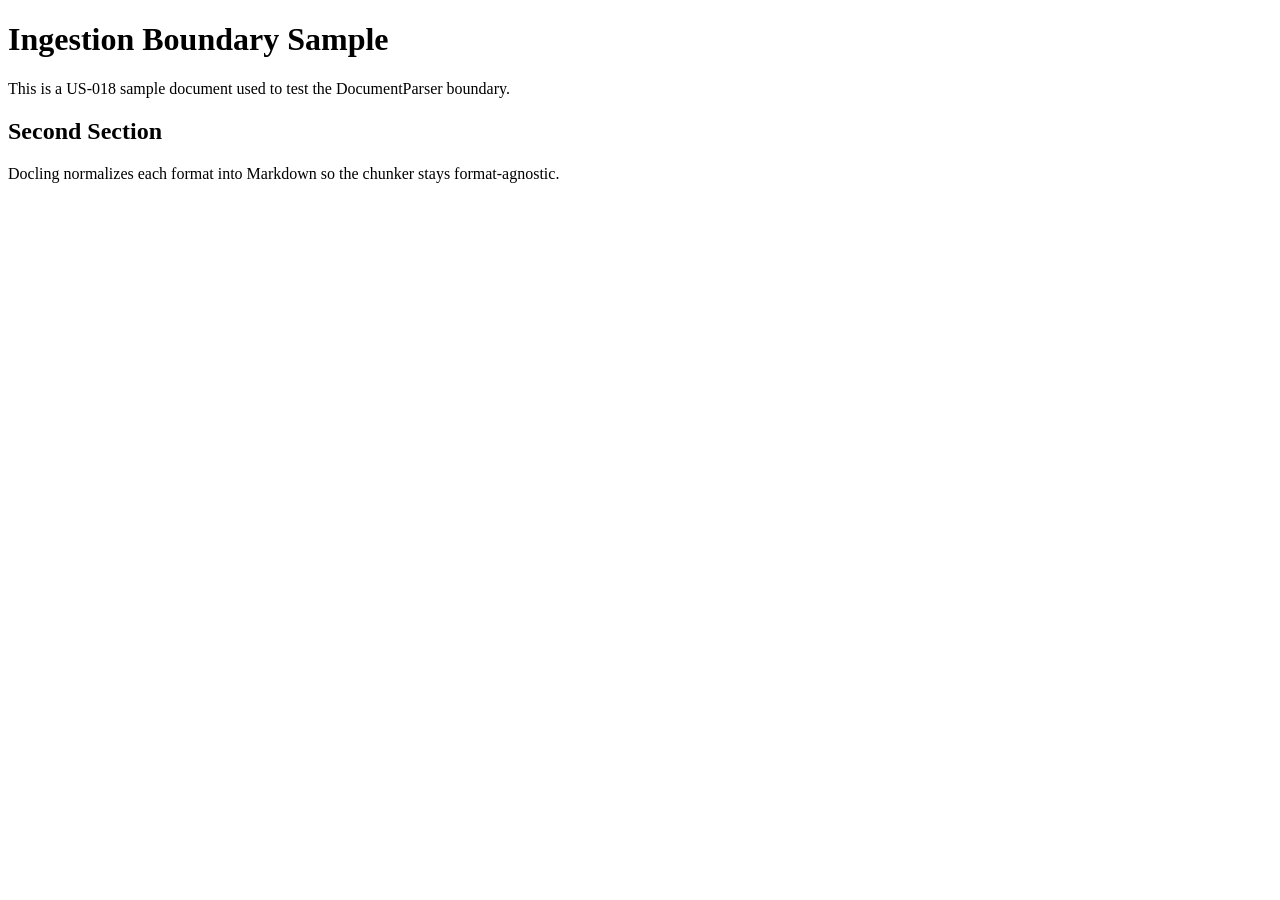
<file: backend/test-fixtures/us018/sample.html>
<!doctype html><html><body><h1>Ingestion Boundary Sample</h1><p>This is a US-018 sample document used to test the DocumentParser boundary.</p><h2>Second Section</h2><p>Docling normalizes each format into Markdown so the chunker stays format-agnostic.</p></body></html>
</file>
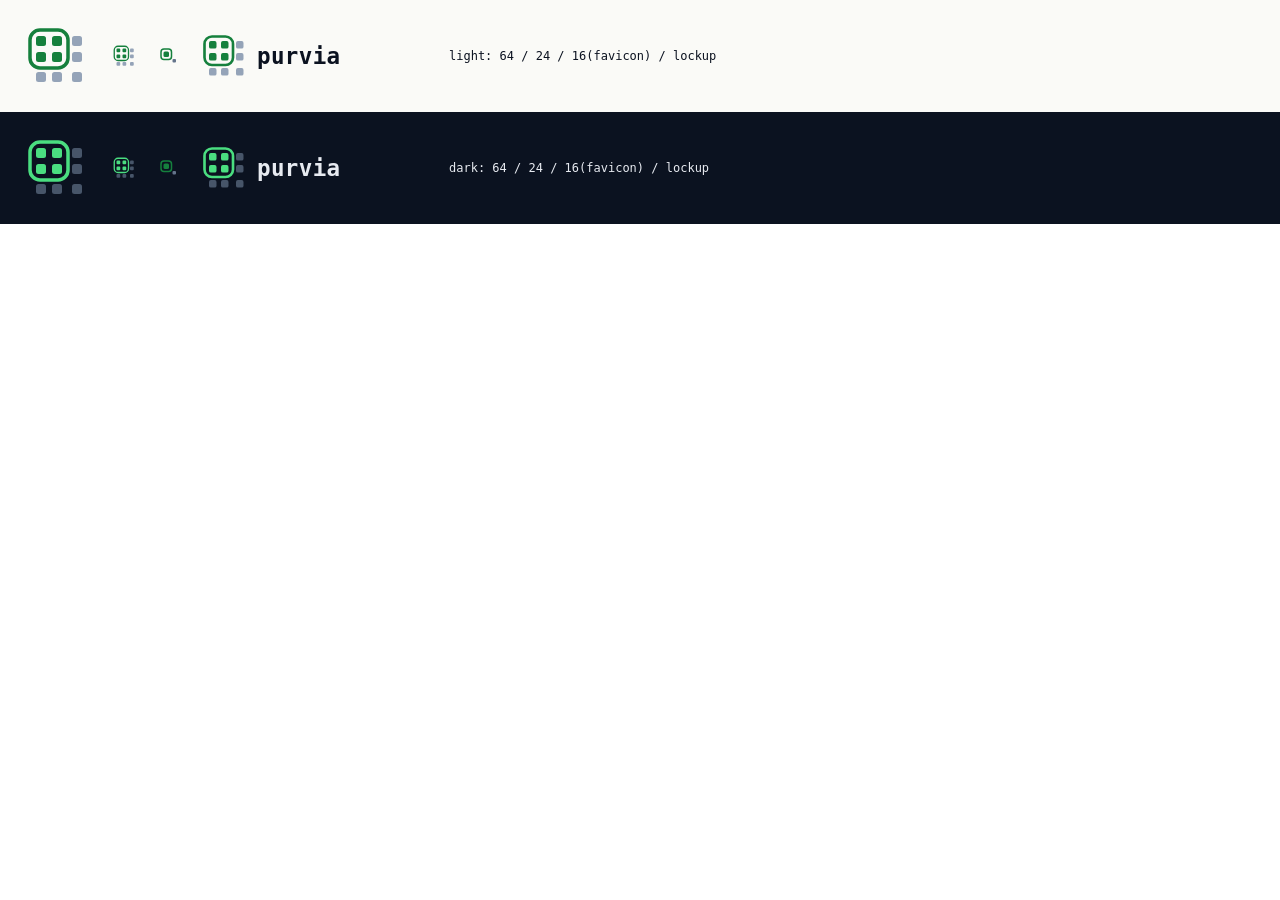
<file: .claude/launch/brand/marks/_preview.html>
<!DOCTYPE html>
<html><head><meta charset="utf-8"><title>Purvia marks preview</title>
<style>
body{margin:0;font-family:ui-monospace,Menlo,monospace;font-size:12px}
.row{display:flex;align-items:center;gap:24px;padding:24px}
.light{background:#FAFAF7;color:#0B1220}
.dark{background:#0B1220;color:#E7EAF0}
img.m64{width:64px;height:64px} img.m16{width:16px;height:16px} img.m24{width:24px;height:24px}
img.lk{height:48px}
</style></head><body>
<div class="row light">
  <img class="m64" src="mark.svg"><img class="m24" src="mark.svg"><img class="m16" src="favicon.svg">
  <img class="lk" src="lockup.svg"><span>light: 64 / 24 / 16(favicon) / lockup</span>
</div>
<div class="row dark">
  <img class="m64" src="mark-dark.svg"><img class="m24" src="mark-dark.svg"><img class="m16" src="favicon.svg">
  <img class="lk" src="lockup-dark.svg"><span>dark: 64 / 24 / 16(favicon) / lockup</span>
</div>
</body></html>
</file>
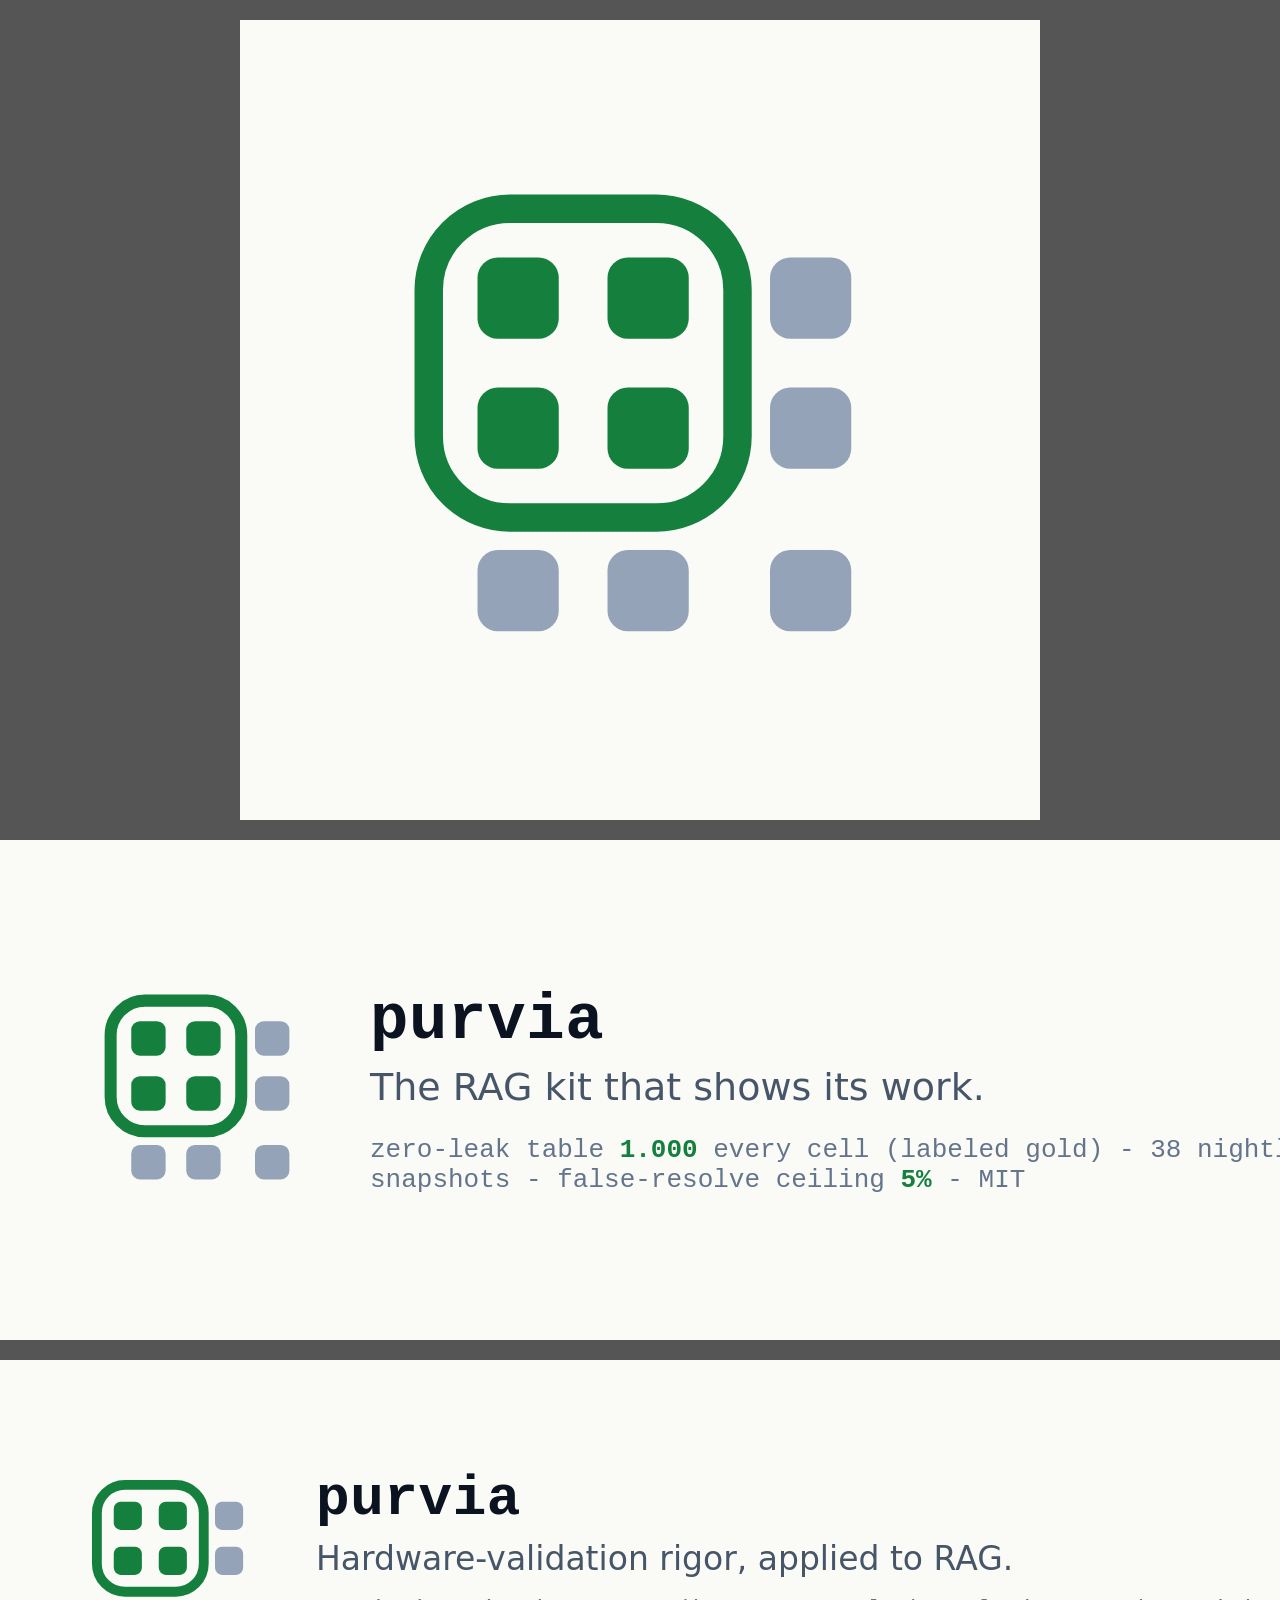
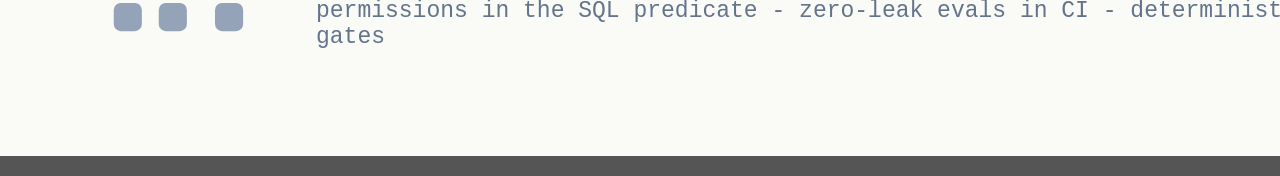
<file: .claude/launch/extras/profile-assets/banners.html>
<!DOCTYPE html>
<html><head><meta charset="utf-8"><title>Purvia profile assets</title>
<style>
:root{--paper:#FAFAF7;--ink:#0B1220;--muted:#475569;--faint:#64748B;--pass:#15803D;--fail:#B91C1C;--border:#E2E8F0;
--mono:ui-monospace,"SF Mono",SFMono-Regular,Menlo,Consolas,monospace;--body:system-ui,-apple-system,"Segoe UI",Roboto,Arial,sans-serif}
body{margin:0;background:#555;font-family:var(--body)}
.asset{background:var(--paper);color:var(--ink);margin:20px auto;position:relative;overflow:hidden;box-sizing:border-box}
#avatar{width:800px;height:800px;display:flex;align-items:center;justify-content:center}
#avatar svg{width:520px;height:520px}
#x-banner{width:1500px;height:500px;display:flex;align-items:center;padding:0 90px;gap:60px}
#li-banner{width:1584px;height:396px;display:flex;align-items:center;padding:0 80px;gap:56px}
.banner-mark{flex:none}
#x-banner .banner-mark{width:220px;height:220px}
#li-banner .banner-mark{width:180px;height:180px}
.bt .name{font-family:var(--mono);font-weight:650;font-size:64px;letter-spacing:.01em}
.bt .tag{font-size:38px;color:var(--muted);margin-top:8px}
.bt .receipt{font-family:var(--mono);font-size:26px;color:var(--faint);margin-top:26px}
.bt .receipt b{color:var(--pass);font-weight:700}
#li-banner .bt .name{font-size:56px}
#li-banner .bt .tag{font-size:33px}
#li-banner .bt .receipt{font-size:23px;margin-top:20px}
</style></head>
<body>

<div class="asset" id="avatar">
  <svg viewBox="0 0 64 64"><rect x="48" y="12" width="10" height="10" rx="2.5" fill="#94A3B8"/><rect x="48" y="28" width="10" height="10" rx="2.5" fill="#94A3B8"/><rect x="12" y="48" width="10" height="10" rx="2.5" fill="#94A3B8"/><rect x="28" y="48" width="10" height="10" rx="2.5" fill="#94A3B8"/><rect x="48" y="48" width="10" height="10" rx="2.5" fill="#94A3B8"/><rect x="6" y="6" width="38" height="38" rx="10" fill="none" stroke="#15803D" stroke-width="3.5"/><rect x="12" y="12" width="10" height="10" rx="2.5" fill="#15803D"/><rect x="28" y="12" width="10" height="10" rx="2.5" fill="#15803D"/><rect x="12" y="28" width="10" height="10" rx="2.5" fill="#15803D"/><rect x="28" y="28" width="10" height="10" rx="2.5" fill="#15803D"/></svg>
</div>

<div class="asset" id="x-banner">
  <svg class="banner-mark" viewBox="0 0 64 64"><rect x="48" y="12" width="10" height="10" rx="2.5" fill="#94A3B8"/><rect x="48" y="28" width="10" height="10" rx="2.5" fill="#94A3B8"/><rect x="12" y="48" width="10" height="10" rx="2.5" fill="#94A3B8"/><rect x="28" y="48" width="10" height="10" rx="2.5" fill="#94A3B8"/><rect x="48" y="48" width="10" height="10" rx="2.5" fill="#94A3B8"/><rect x="6" y="6" width="38" height="38" rx="10" fill="none" stroke="#15803D" stroke-width="3.5"/><rect x="12" y="12" width="10" height="10" rx="2.5" fill="#15803D"/><rect x="28" y="12" width="10" height="10" rx="2.5" fill="#15803D"/><rect x="12" y="28" width="10" height="10" rx="2.5" fill="#15803D"/><rect x="28" y="28" width="10" height="10" rx="2.5" fill="#15803D"/></svg>
  <div class="bt">
    <div class="name">purvia</div>
    <div class="tag">The RAG kit that shows its work.</div>
    <div class="receipt">zero-leak table <b>1.000</b> every cell (labeled gold) - 38 nightly snapshots - false-resolve ceiling <b>5%</b> - MIT</div>
  </div>
</div>

<div class="asset" id="li-banner">
  <svg class="banner-mark" viewBox="0 0 64 64"><rect x="48" y="12" width="10" height="10" rx="2.5" fill="#94A3B8"/><rect x="48" y="28" width="10" height="10" rx="2.5" fill="#94A3B8"/><rect x="12" y="48" width="10" height="10" rx="2.5" fill="#94A3B8"/><rect x="28" y="48" width="10" height="10" rx="2.5" fill="#94A3B8"/><rect x="48" y="48" width="10" height="10" rx="2.5" fill="#94A3B8"/><rect x="6" y="6" width="38" height="38" rx="10" fill="none" stroke="#15803D" stroke-width="3.5"/><rect x="12" y="12" width="10" height="10" rx="2.5" fill="#15803D"/><rect x="28" y="12" width="10" height="10" rx="2.5" fill="#15803D"/><rect x="12" y="28" width="10" height="10" rx="2.5" fill="#15803D"/><rect x="28" y="28" width="10" height="10" rx="2.5" fill="#15803D"/></svg>
  <div class="bt">
    <div class="name">purvia</div>
    <div class="tag">Hardware-validation rigor, applied to RAG.</div>
    <div class="receipt">permissions in the SQL predicate - zero-leak evals in CI - deterministic escalation gates</div>
  </div>
</div>

</body></html>
</file>
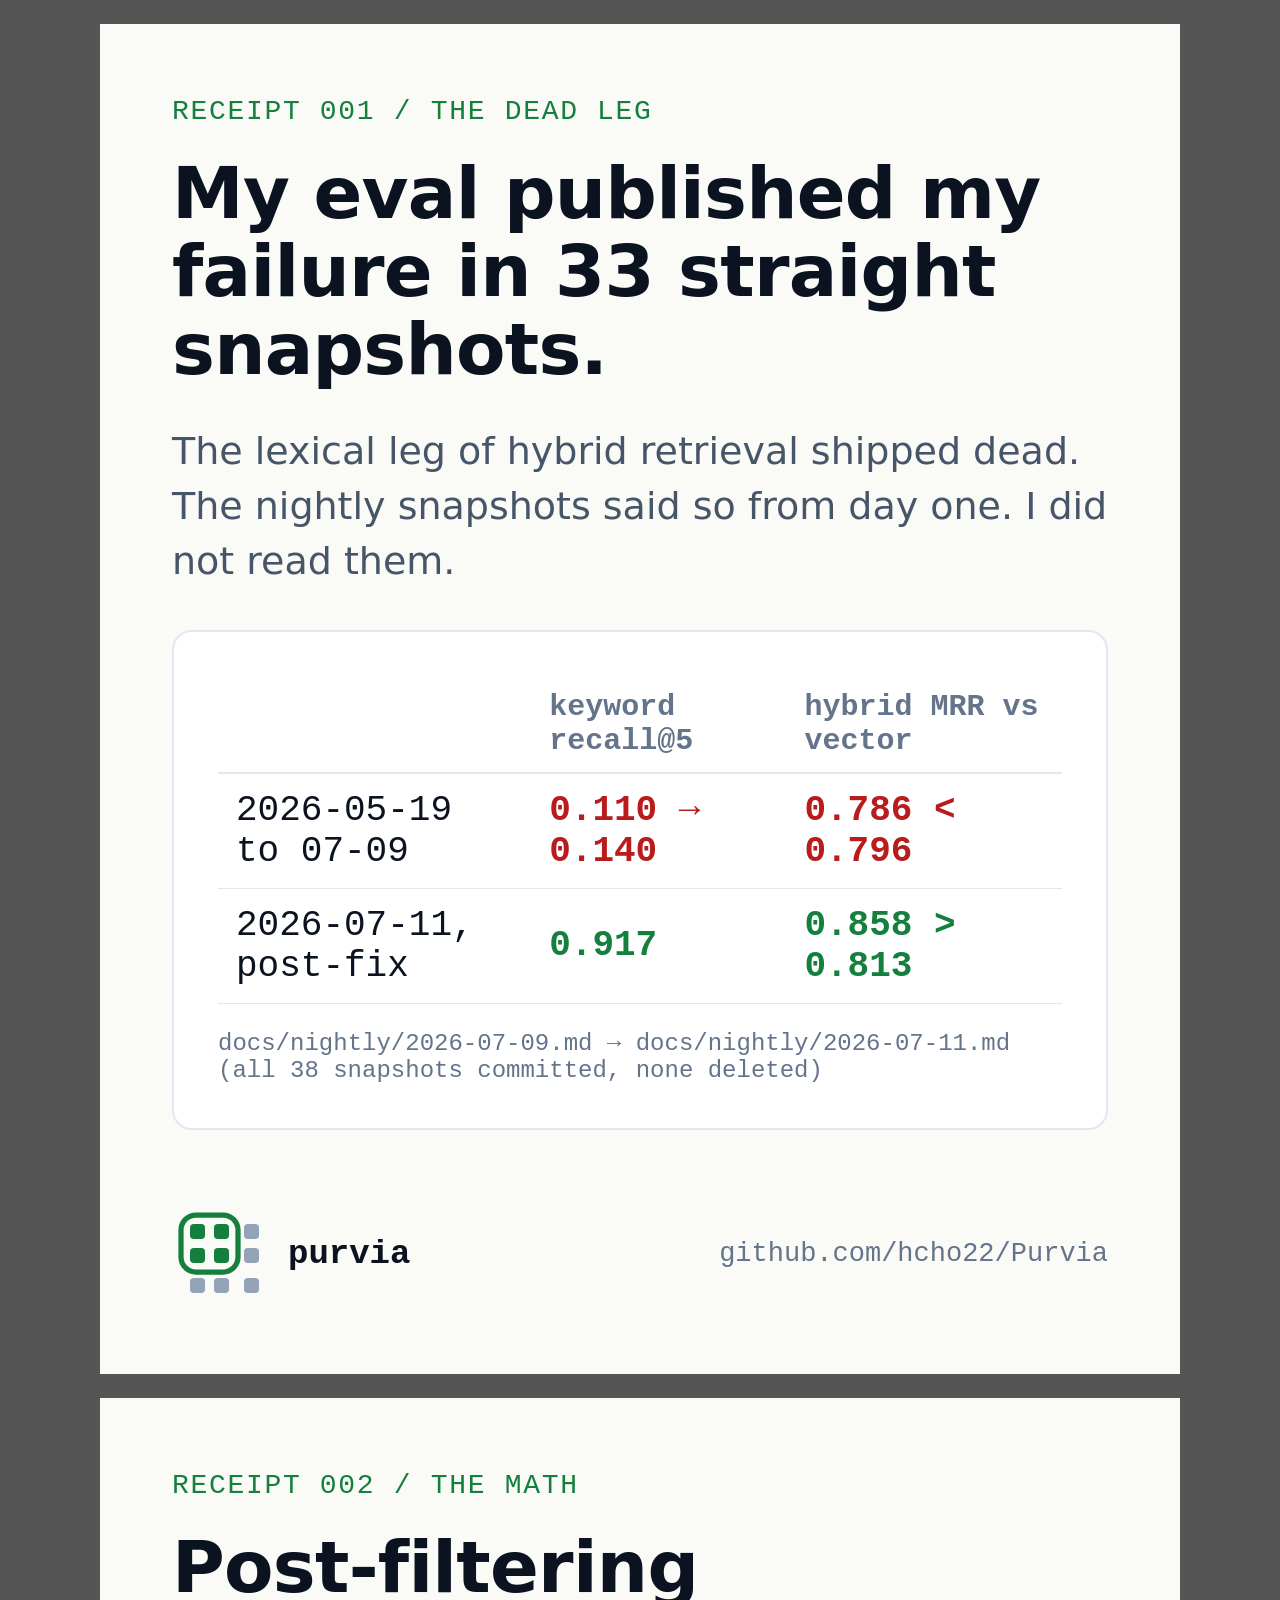
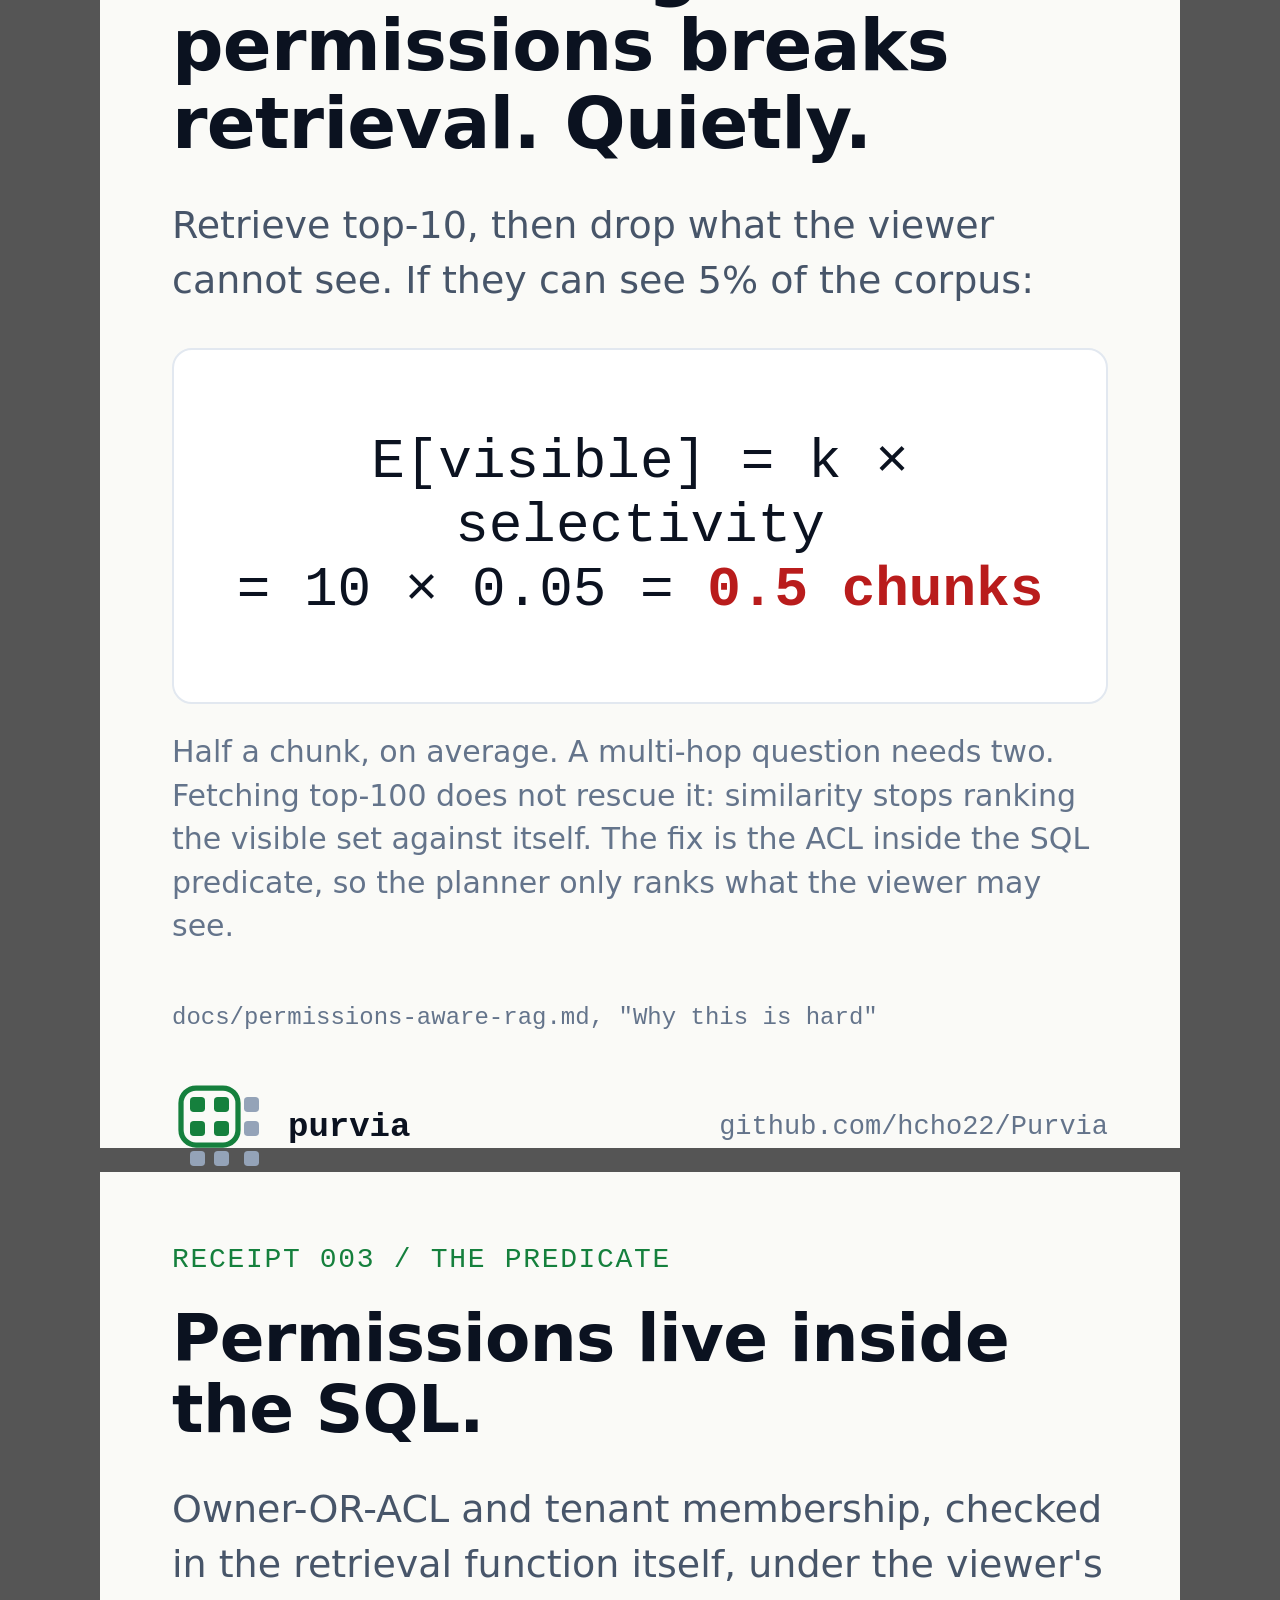
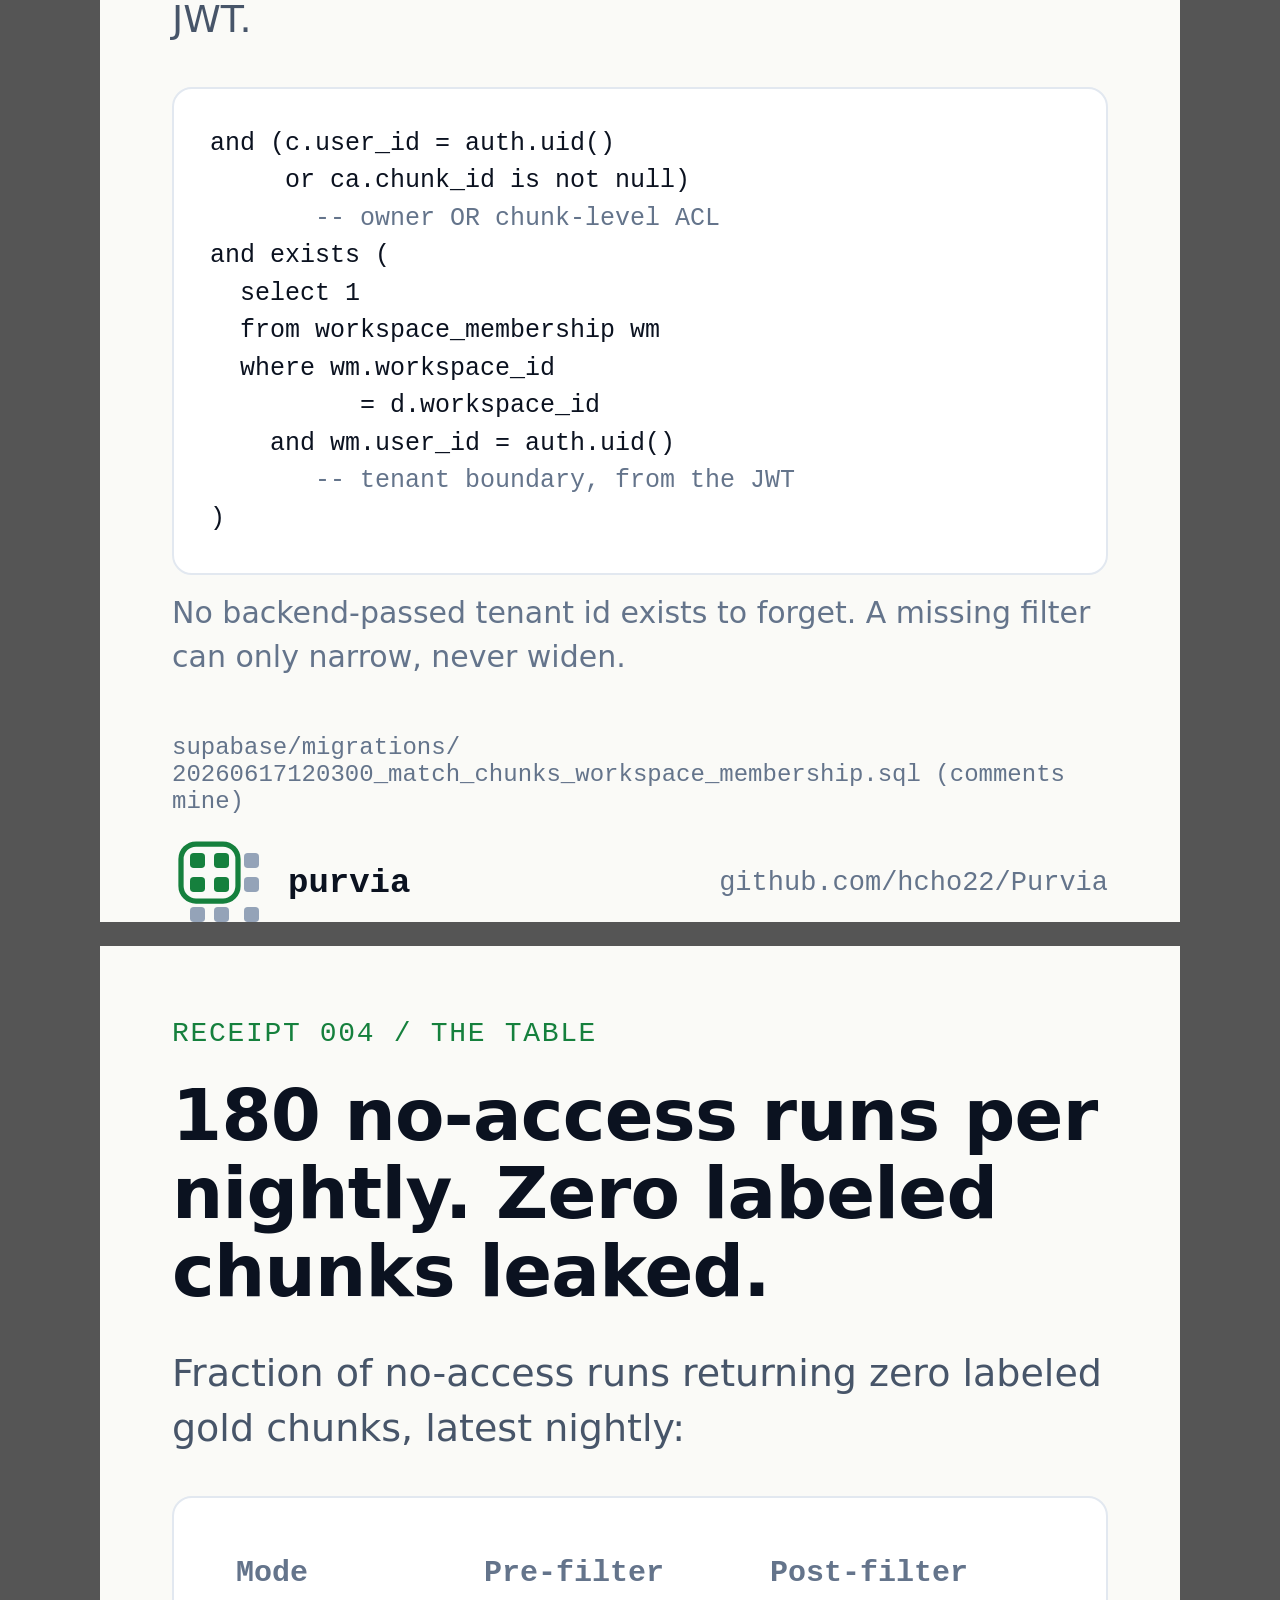
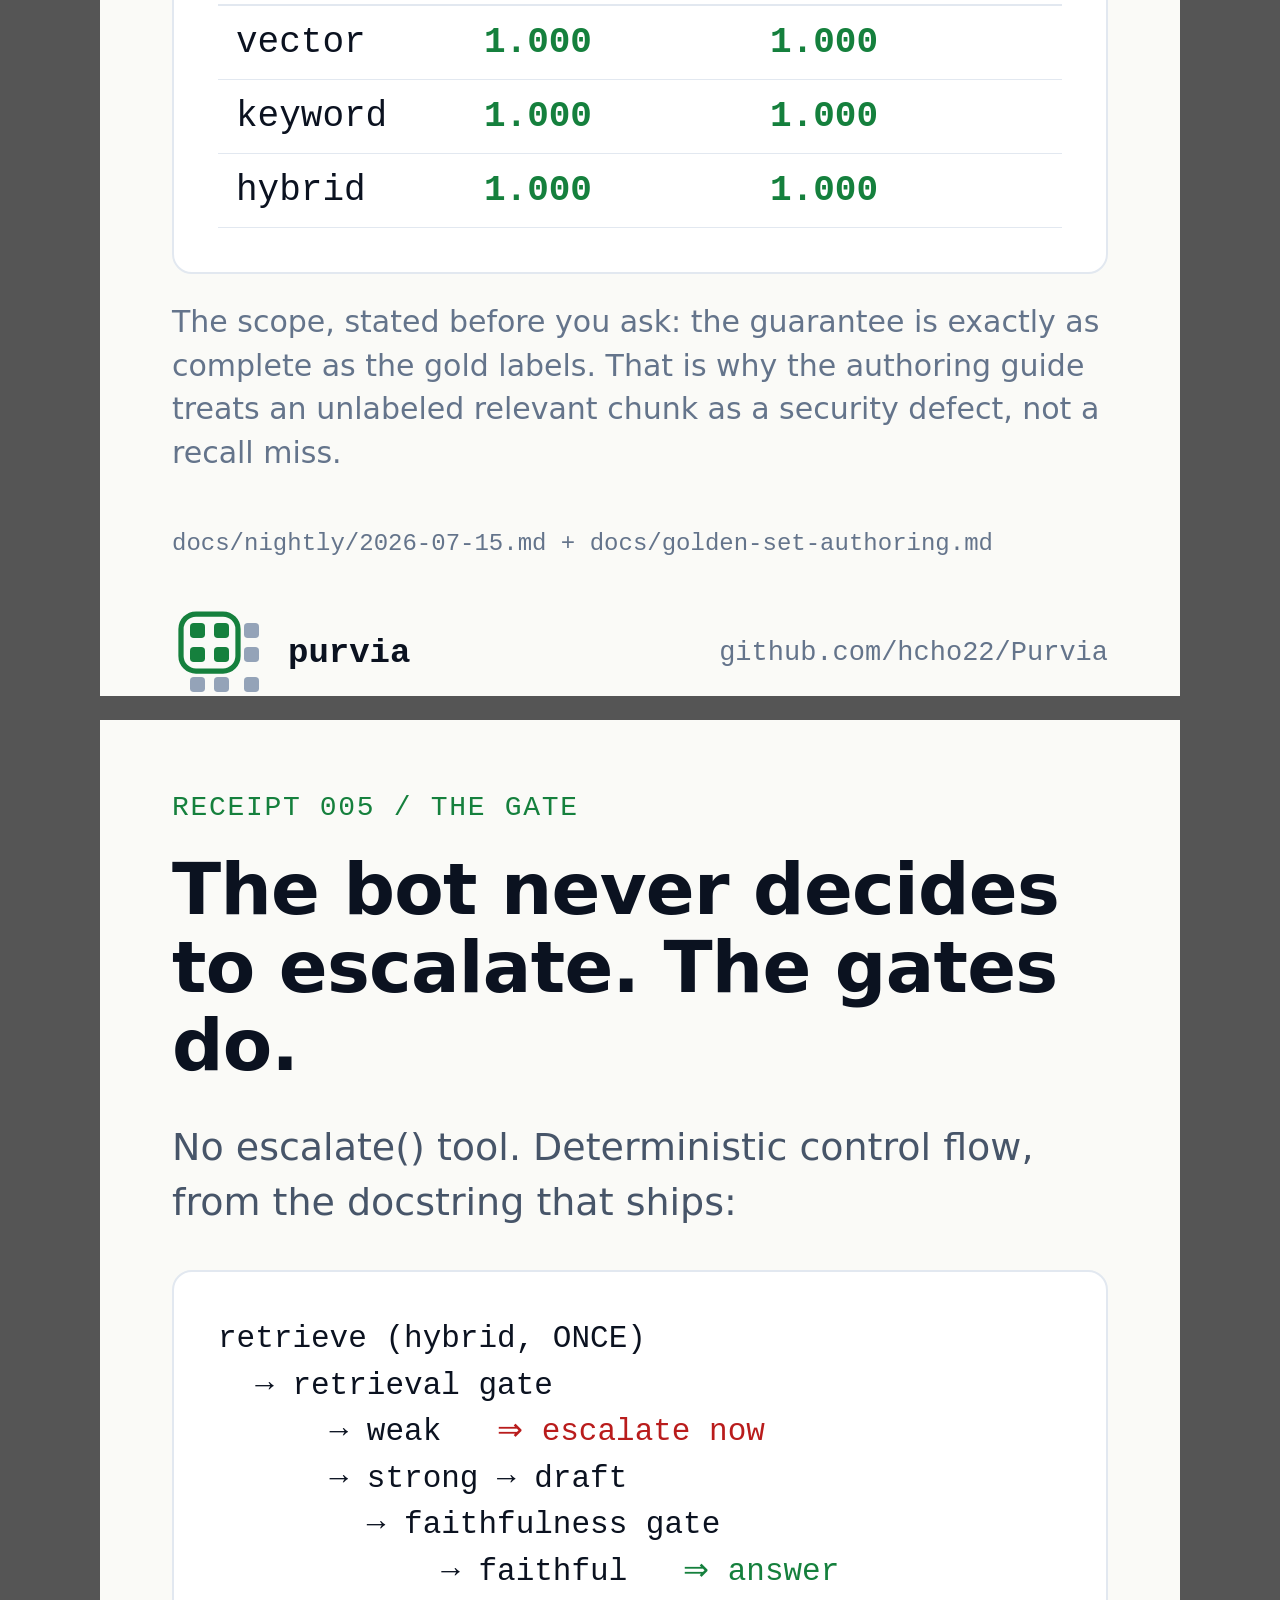
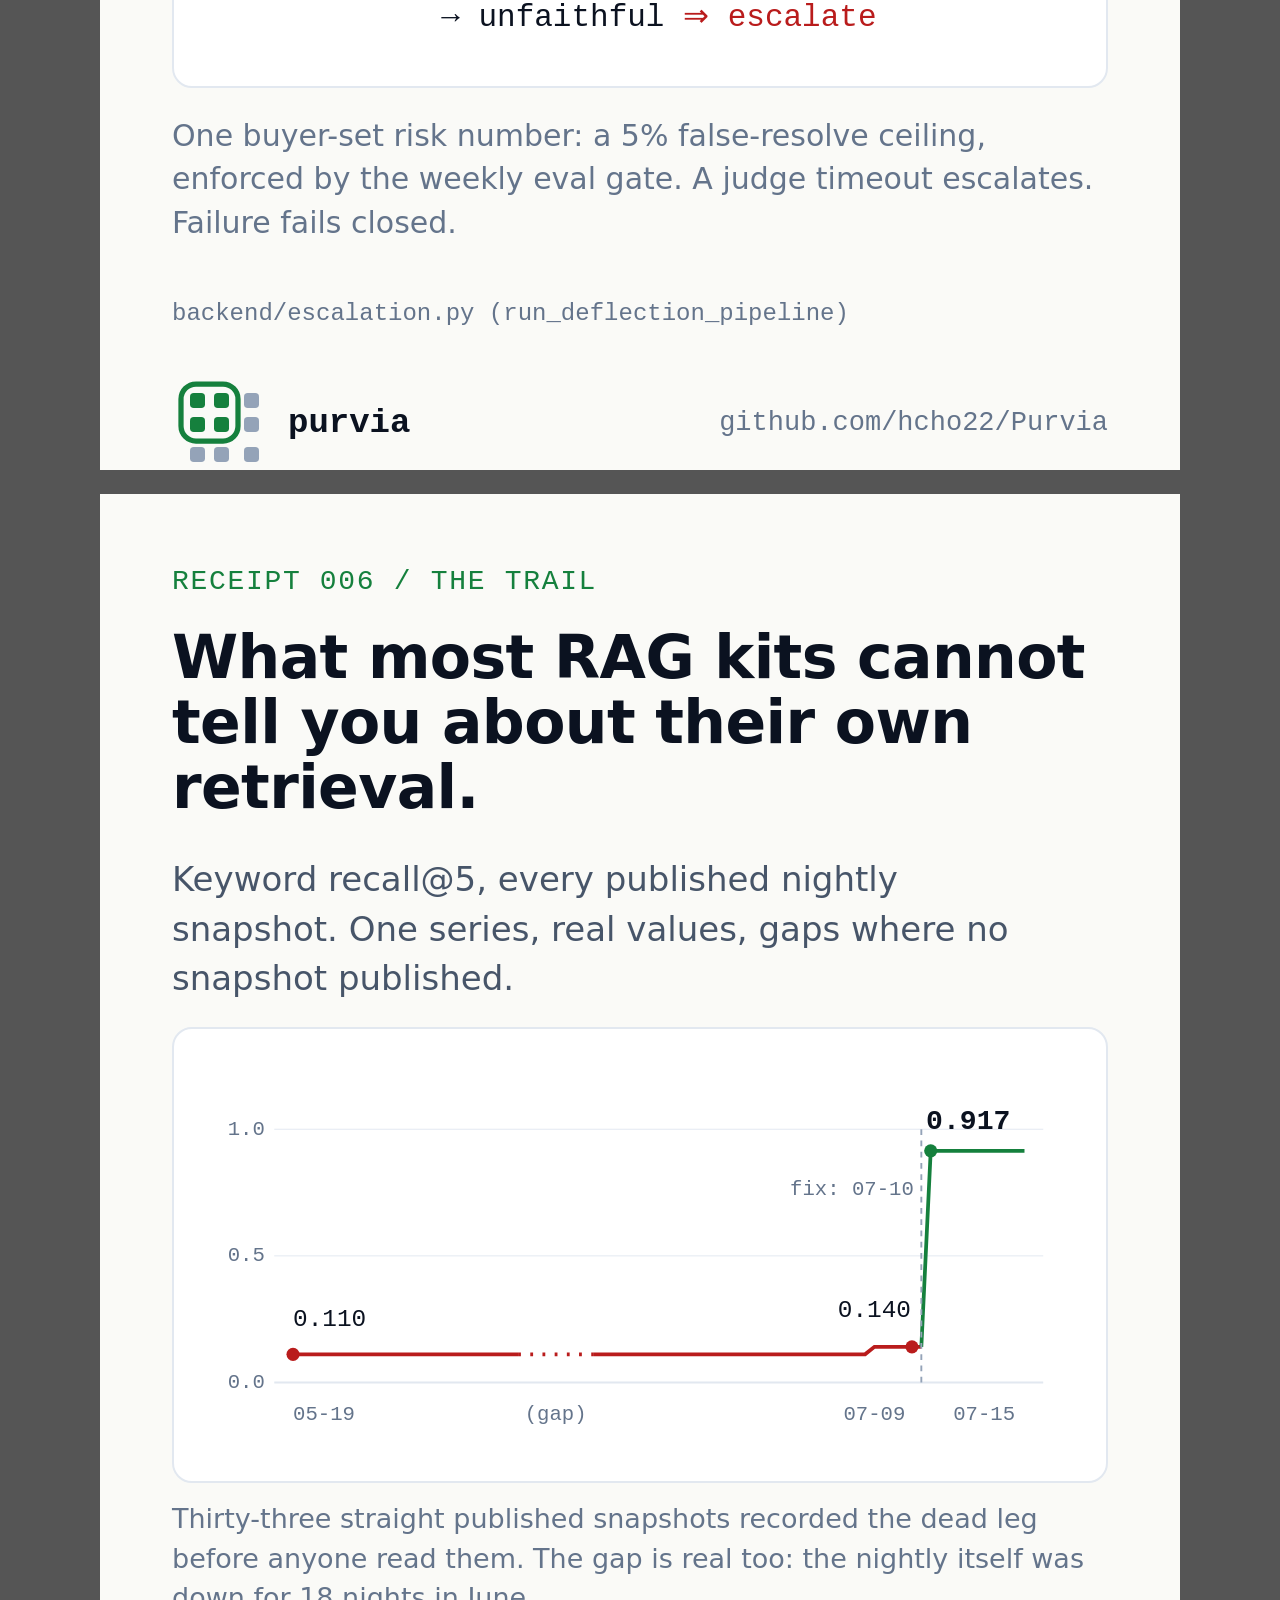
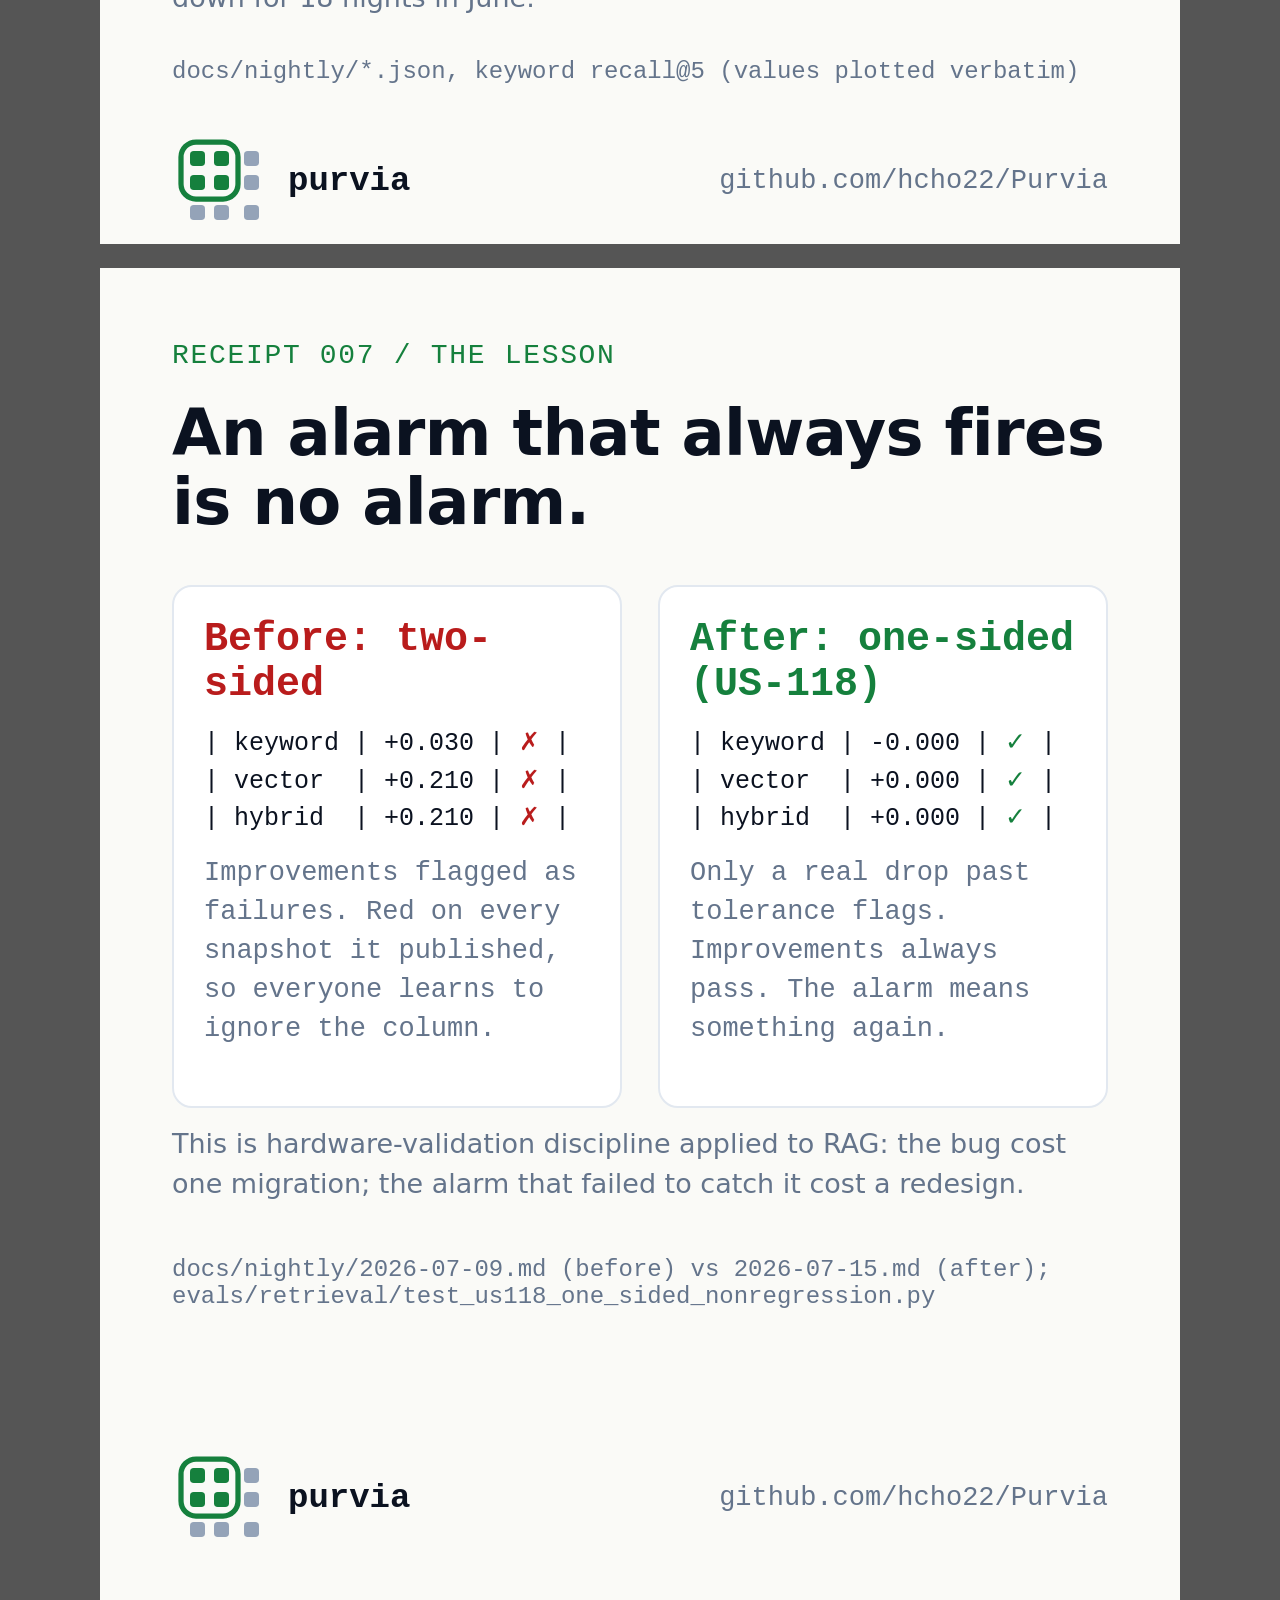
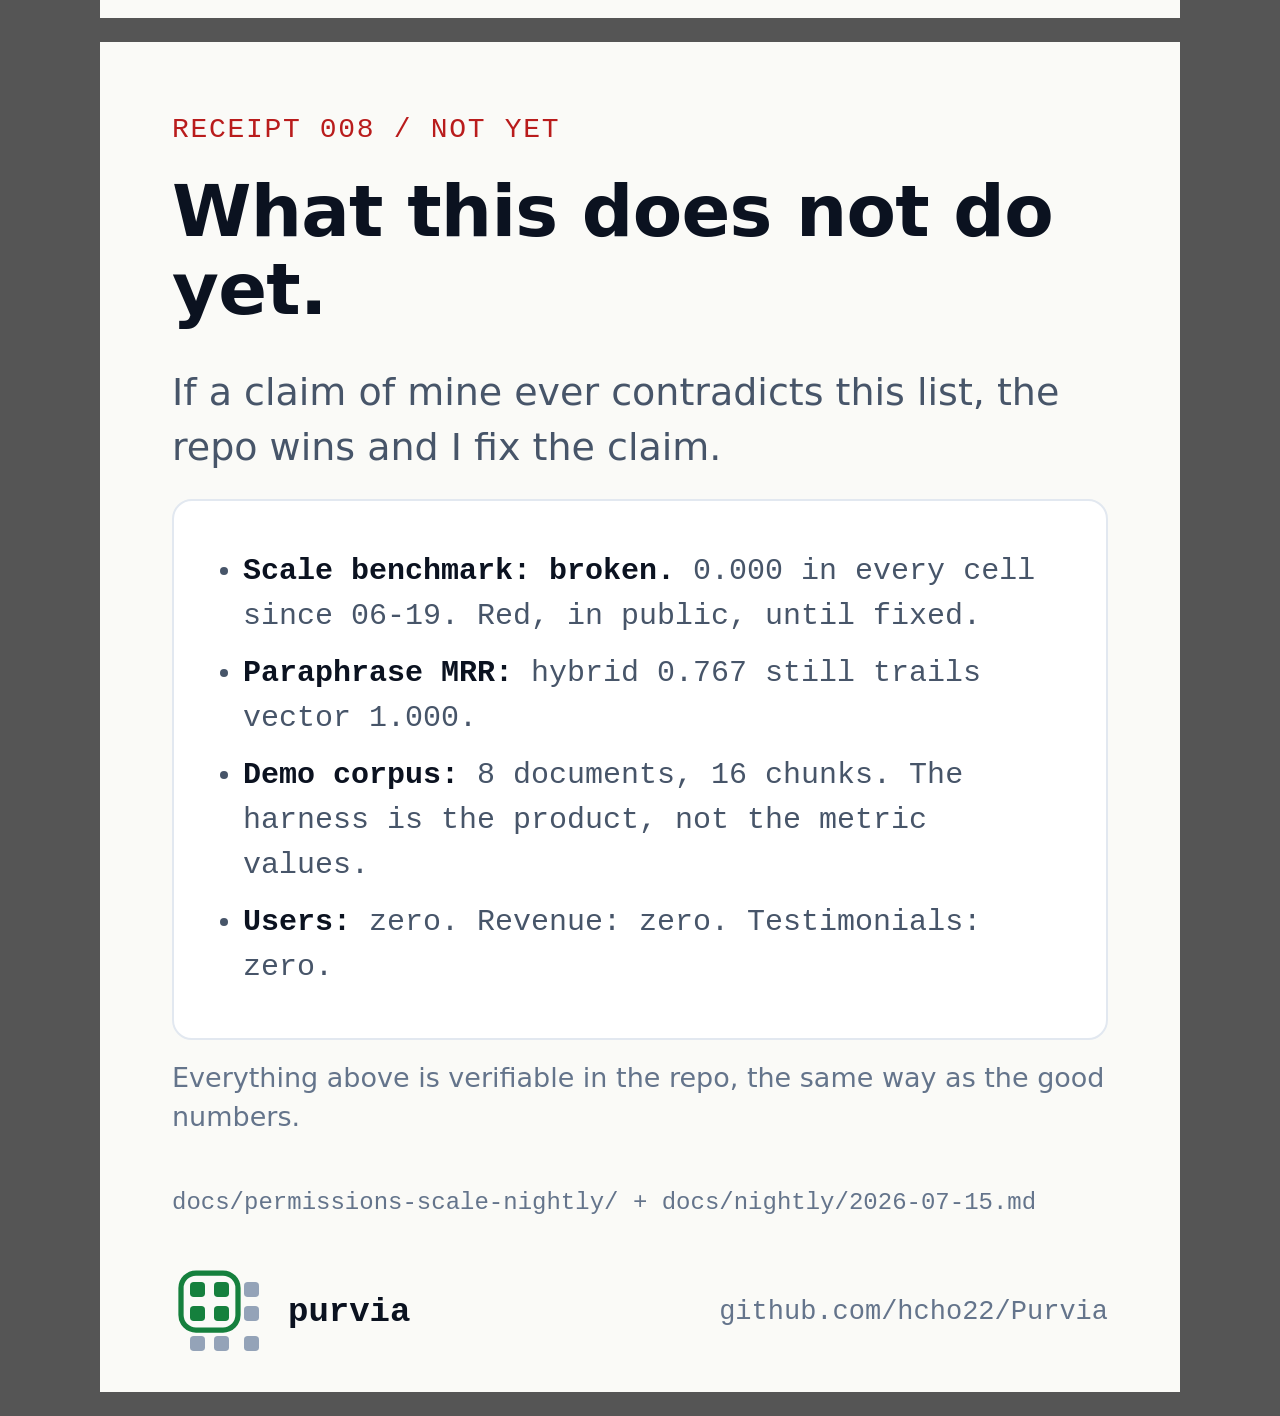
<file: .claude/launch/social/instagram/cards.html>
<!DOCTYPE html>
<html lang="en">
<head>
<meta charset="utf-8">
<title>Purvia Instagram cards</title>
<style>
:root{
  --paper:#FAFAF7;--surface:#FFFFFF;--ink:#0B1220;--muted:#475569;--faint:#64748B;
  --pass:#15803D;--fail:#B91C1C;--warn:#92400E;--chunk:#94A3B8;--border:#E2E8F0;
  --mono:ui-monospace,"SF Mono",SFMono-Regular,Menlo,Consolas,monospace;
  --body:system-ui,-apple-system,"Segoe UI",Roboto,Arial,sans-serif;
}
body{margin:0;background:#555;font-family:var(--body)}
.card{width:1080px;height:1350px;background:var(--paper);color:var(--ink);margin:24px auto;padding:72px;box-sizing:border-box;display:flex;flex-direction:column;position:relative}
.kicker{font-family:var(--mono);font-size:28px;color:var(--pass);letter-spacing:.06em;text-transform:uppercase;margin-bottom:28px}
.kicker.red{color:var(--fail)}
h1{font-size:72px;line-height:1.08;margin:0 0 36px;font-weight:750;letter-spacing:-.01em}
p.lead{font-size:38px;line-height:1.45;color:var(--muted);margin:0 0 40px;max-width:26em}
.panel{background:var(--surface);border:2px solid var(--border);border-radius:20px;padding:44px;font-family:var(--mono)}
.panel table{border-collapse:collapse;width:100%;font-size:36px}
.panel th{color:var(--faint);font-weight:600;text-align:left;padding:14px 18px;border-bottom:2px solid var(--border);font-size:30px}
.panel td{padding:16px 18px;border-bottom:1px solid var(--border)}
.pass{color:var(--pass);font-weight:700}.fail{color:var(--fail);font-weight:700}
.src{font-family:var(--mono);font-size:24px;color:var(--faint);margin-top:26px;word-break:normal;overflow-wrap:break-word}
.src wbr{display:inline}
.foot{margin-top:auto;display:flex;align-items:center;gap:20px;padding-top:48px}
.foot .name{font-family:var(--mono);font-weight:600;font-size:34px}
.foot .gh{margin-left:auto;font-family:var(--mono);font-size:27px;color:var(--faint)}
.bigmath{font-family:var(--mono);font-size:56px;text-align:center;padding:36px 0;color:var(--ink)}
pre{font-family:var(--mono);font-size:31px;line-height:1.5;margin:0;white-space:pre;overflow:hidden}
.cm{color:var(--faint)}
.g{color:var(--pass)}
.r{color:var(--fail)}
svg.mark{width:96px;height:96px;flex:none}
#c3 pre{font-size:25px}
#c3 .panel{padding:36px}
#c3 .note{margin-top:16px}
#c3 .foot{padding-top:20px}
#c3 h1{font-size:66px}
#c6 h1{font-size:60px}
#c6 p.lead{margin-bottom:24px;font-size:34px}
#c6 .note{margin-top:16px;font-size:27px}
#c6 .src{margin-top:14px}
#c7 pre{font-size:25px}
#c7 .panel{padding:30px}
#c7 h1{font-size:64px}
#c7 .note{font-size:27px;margin-top:16px}
#c8 ul.big{font-size:30px}
#c8 ul.big li{margin:.4em 0}
#c8 p.lead{margin-bottom:24px}
#c8 .note{margin-top:18px;font-size:27px}
#c8 .panel{padding:36px}
.note{font-size:30px;color:var(--faint);line-height:1.45;margin-top:26px}
.split{display:flex;gap:36px}
.split>div{flex:1}
.h2{font-size:40px;font-weight:700;margin:0 0 18px}
ul.big{font-size:34px;line-height:1.5;color:var(--muted);margin:0;padding-left:1.1em}
ul.big li{margin:.5em 0}
ul.big b{color:var(--ink)}
</style>
</head>
<body>

<!-- CARD 1: the confession + before/after -->
<section class="card" id="c1">
  <div class="kicker">Receipt 001 / the dead leg</div>
  <h1>My eval published my failure in 33 straight snapshots.</h1>
  <p class="lead">The lexical leg of hybrid retrieval shipped dead. The nightly snapshots said so from day one. I did not read them.</p>
  <div class="panel">
    <table>
      <tr><th></th><th>keyword recall@5</th><th>hybrid MRR vs vector</th></tr>
      <tr><td>2026-05-19 to 07-09</td><td class="fail">0.110 &rarr; 0.140</td><td class="fail">0.786 &lt; 0.796</td></tr>
      <tr><td>2026-07-11, post-fix</td><td class="pass">0.917</td><td class="pass">0.858 &gt; 0.813</td></tr>
    </table>
    <div class="src">docs/<wbr>nightly/<wbr>2026-07-09.md &rarr; docs/<wbr>nightly/<wbr>2026-07-11.md (all 38 snapshots committed, none deleted)</div>
  </div>
  <div class="foot"><svg class="mark" viewBox="0 0 64 64"><rect x="48" y="12" width="10" height="10" rx="2.5" fill="#94A3B8"/><rect x="48" y="28" width="10" height="10" rx="2.5" fill="#94A3B8"/><rect x="12" y="48" width="10" height="10" rx="2.5" fill="#94A3B8"/><rect x="28" y="48" width="10" height="10" rx="2.5" fill="#94A3B8"/><rect x="48" y="48" width="10" height="10" rx="2.5" fill="#94A3B8"/><rect x="6" y="6" width="38" height="38" rx="10" fill="none" stroke="#15803D" stroke-width="3.5"/><rect x="12" y="12" width="10" height="10" rx="2.5" fill="#15803D"/><rect x="28" y="12" width="10" height="10" rx="2.5" fill="#15803D"/><rect x="12" y="28" width="10" height="10" rx="2.5" fill="#15803D"/><rect x="28" y="28" width="10" height="10" rx="2.5" fill="#15803D"/></svg><span class="name">purvia</span><span class="gh">github.com/hcho22/Purvia</span></div>
</section>

<!-- CARD 2: post-filter math -->
<section class="card" id="c2">
  <div class="kicker">Receipt 002 / the math</div>
  <h1>Post-filtering permissions breaks retrieval. Quietly.</h1>
  <p class="lead">Retrieve top-10, then drop what the viewer cannot see. If they can see 5% of the corpus:</p>
  <div class="panel">
    <div class="bigmath">E[visible] = k &times; selectivity<br>= 10 &times; 0.05 = <span class="fail">0.5 chunks</span></div>
  </div>
  <p class="note">Half a chunk, on average. A multi-hop question needs two. Fetching top-100 does not rescue it: similarity stops ranking the visible set against itself. The fix is the ACL inside the SQL predicate, so the planner only ranks what the viewer may see.</p>
  <div class="src">docs/<wbr>permissions-aware-rag.md, "Why this is hard"</div>
  <div class="foot"><svg class="mark" viewBox="0 0 64 64"><rect x="48" y="12" width="10" height="10" rx="2.5" fill="#94A3B8"/><rect x="48" y="28" width="10" height="10" rx="2.5" fill="#94A3B8"/><rect x="12" y="48" width="10" height="10" rx="2.5" fill="#94A3B8"/><rect x="28" y="48" width="10" height="10" rx="2.5" fill="#94A3B8"/><rect x="48" y="48" width="10" height="10" rx="2.5" fill="#94A3B8"/><rect x="6" y="6" width="38" height="38" rx="10" fill="none" stroke="#15803D" stroke-width="3.5"/><rect x="12" y="12" width="10" height="10" rx="2.5" fill="#15803D"/><rect x="28" y="12" width="10" height="10" rx="2.5" fill="#15803D"/><rect x="12" y="28" width="10" height="10" rx="2.5" fill="#15803D"/><rect x="28" y="28" width="10" height="10" rx="2.5" fill="#15803D"/></svg><span class="name">purvia</span><span class="gh">github.com/hcho22/Purvia</span></div>
</section>

<!-- CARD 3: the predicate -->
<section class="card" id="c3">
  <div class="kicker">Receipt 003 / the predicate</div>
  <h1>Permissions live inside the SQL.</h1>
  <p class="lead">Owner-OR-ACL and tenant membership, checked in the retrieval function itself, under the viewer's JWT.</p>
  <div class="panel">
<pre>and (c.user_id = auth.uid()
     or ca.chunk_id is not null)
       <span class="cm">-- owner OR chunk-level ACL</span>
and exists (
  select 1
  from workspace_membership wm
  where wm.workspace_id
          = d.workspace_id
    and wm.user_id = auth.uid()
       <span class="cm">-- tenant boundary, from the JWT</span>
)</pre>
  </div>
  <p class="note">No backend-passed tenant id exists to forget. A missing filter can only narrow, never widen.</p>
  <div class="src">supabase/<wbr>migrations/<wbr>20260617120300_match_chunks_workspace_membership.sql (comments mine)</div>
  <div class="foot"><svg class="mark" viewBox="0 0 64 64"><rect x="48" y="12" width="10" height="10" rx="2.5" fill="#94A3B8"/><rect x="48" y="28" width="10" height="10" rx="2.5" fill="#94A3B8"/><rect x="12" y="48" width="10" height="10" rx="2.5" fill="#94A3B8"/><rect x="28" y="48" width="10" height="10" rx="2.5" fill="#94A3B8"/><rect x="48" y="48" width="10" height="10" rx="2.5" fill="#94A3B8"/><rect x="6" y="6" width="38" height="38" rx="10" fill="none" stroke="#15803D" stroke-width="3.5"/><rect x="12" y="12" width="10" height="10" rx="2.5" fill="#15803D"/><rect x="28" y="12" width="10" height="10" rx="2.5" fill="#15803D"/><rect x="12" y="28" width="10" height="10" rx="2.5" fill="#15803D"/><rect x="28" y="28" width="10" height="10" rx="2.5" fill="#15803D"/></svg><span class="name">purvia</span><span class="gh">github.com/hcho22/Purvia</span></div>
</section>

<!-- CARD 4: zero-leak table -->
<section class="card" id="c4">
  <div class="kicker">Receipt 004 / the table</div>
  <h1>180 no-access runs per nightly. Zero labeled chunks leaked.</h1>
  <p class="lead">Fraction of no-access runs returning zero labeled gold chunks, latest nightly:</p>
  <div class="panel">
    <table>
      <tr><th>Mode</th><th>Pre-filter</th><th>Post-filter</th></tr>
      <tr><td>vector</td><td class="pass">1.000</td><td class="pass">1.000</td></tr>
      <tr><td>keyword</td><td class="pass">1.000</td><td class="pass">1.000</td></tr>
      <tr><td>hybrid</td><td class="pass">1.000</td><td class="pass">1.000</td></tr>
    </table>
  </div>
  <p class="note">The scope, stated before you ask: the guarantee is exactly as complete as the gold labels. That is why the authoring guide treats an unlabeled relevant chunk as a security defect, not a recall miss.</p>
  <div class="src">docs/<wbr>nightly/<wbr>2026-07-15.md + docs/<wbr>golden-set-authoring.md</div>
  <div class="foot"><svg class="mark" viewBox="0 0 64 64"><rect x="48" y="12" width="10" height="10" rx="2.5" fill="#94A3B8"/><rect x="48" y="28" width="10" height="10" rx="2.5" fill="#94A3B8"/><rect x="12" y="48" width="10" height="10" rx="2.5" fill="#94A3B8"/><rect x="28" y="48" width="10" height="10" rx="2.5" fill="#94A3B8"/><rect x="48" y="48" width="10" height="10" rx="2.5" fill="#94A3B8"/><rect x="6" y="6" width="38" height="38" rx="10" fill="none" stroke="#15803D" stroke-width="3.5"/><rect x="12" y="12" width="10" height="10" rx="2.5" fill="#15803D"/><rect x="28" y="12" width="10" height="10" rx="2.5" fill="#15803D"/><rect x="12" y="28" width="10" height="10" rx="2.5" fill="#15803D"/><rect x="28" y="28" width="10" height="10" rx="2.5" fill="#15803D"/></svg><span class="name">purvia</span><span class="gh">github.com/hcho22/Purvia</span></div>
</section>

<!-- CARD 5: escalation pipeline -->
<section class="card" id="c5">
  <div class="kicker">Receipt 005 / the gate</div>
  <h1>The bot never decides to escalate. The gates do.</h1>
  <p class="lead">No escalate() tool. Deterministic control flow, from the docstring that ships:</p>
  <div class="panel">
<pre>retrieve (hybrid, ONCE)
  &rarr; retrieval gate
      &rarr; weak   <span class="r">&rArr; escalate now</span>
      &rarr; strong &rarr; draft
        &rarr; faithfulness gate
            &rarr; faithful   <span class="g">&rArr; answer</span>
            &rarr; unfaithful <span class="r">&rArr; escalate</span></pre>
  </div>
  <p class="note">One buyer-set risk number: a 5% false-resolve ceiling, enforced by the weekly eval gate. A judge timeout escalates. Failure fails closed.</p>
  <div class="src">backend/<wbr>escalation.py (run_deflection_pipeline)</div>
  <div class="foot"><svg class="mark" viewBox="0 0 64 64"><rect x="48" y="12" width="10" height="10" rx="2.5" fill="#94A3B8"/><rect x="48" y="28" width="10" height="10" rx="2.5" fill="#94A3B8"/><rect x="12" y="48" width="10" height="10" rx="2.5" fill="#94A3B8"/><rect x="28" y="48" width="10" height="10" rx="2.5" fill="#94A3B8"/><rect x="48" y="48" width="10" height="10" rx="2.5" fill="#94A3B8"/><rect x="6" y="6" width="38" height="38" rx="10" fill="none" stroke="#15803D" stroke-width="3.5"/><rect x="12" y="12" width="10" height="10" rx="2.5" fill="#15803D"/><rect x="28" y="12" width="10" height="10" rx="2.5" fill="#15803D"/><rect x="12" y="28" width="10" height="10" rx="2.5" fill="#15803D"/><rect x="28" y="28" width="10" height="10" rx="2.5" fill="#15803D"/></svg><span class="name">purvia</span><span class="gh">github.com/hcho22/Purvia</span></div>
</section>

<!-- CARD 6: the trail chart -->
<section class="card" id="c6">
  <div class="kicker">Receipt 006 / the trail</div>
  <h1>What most RAG kits cannot tell you about their own retrieval.</h1>
  <p class="lead">Keyword recall@5, every published nightly snapshot. One series, real values, gaps where no snapshot published.</p>
  <div class="panel" style="padding:44px 44px 28px">
    <svg viewBox="0 0 900 400" style="width:100%;height:auto" role="img" aria-label="Line chart of keyword recall at 5 across 38 nightly snapshots: the failing period in red, flat at 0.110 from May 19 and 0.140 in early July, then turning green after the July 10 fix, jumping to 0.917 and holding">
      <!-- grid -->
      <line x1="60" y1="330" x2="880" y2="330" stroke="#E2E8F0" stroke-width="2"/>
      <line x1="60" y1="60" x2="880" y2="60" stroke="#E2E8F0" stroke-width="1"/>
      <line x1="60" y1="195" x2="880" y2="195" stroke="#E2E8F0" stroke-width="1"/>
      <text x="50" y="336" text-anchor="end" font-size="22" fill="#64748B" font-family="ui-monospace,Menlo,monospace">0.0</text>
      <text x="50" y="201" text-anchor="end" font-size="22" fill="#64748B" font-family="ui-monospace,Menlo,monospace">0.5</text>
      <text x="50" y="66" text-anchor="end" font-size="22" fill="#64748B" font-family="ui-monospace,Menlo,monospace">1.0</text>
      <!-- series: 30 pts @0.11, 3 @0.14, 5 @0.9167. Semantic color (GUIDELINES §7): the failing period renders fail-red; the line turns pass-green only after the 07-10 fix. Gap = the 18-night June outage. -->
      <polyline fill="none" stroke="#B91C1C" stroke-width="4" points="80,300 320,300"/>
      <polyline fill="none" stroke="#B91C1C" stroke-width="4" stroke-dasharray="3 10" points="320,300 400,300"/>
      <polyline fill="none" stroke="#B91C1C" stroke-width="4" points="400,300 690,300 700,292 740,292 750,292"/>
      <polyline fill="none" stroke="#15803D" stroke-width="4" points="750,292 760,83 860,83"/>
      <circle cx="80" cy="300" r="7" fill="#B91C1C"/>
      <circle cx="740" cy="292" r="7" fill="#B91C1C"/>
      <circle cx="760" cy="83" r="7" fill="#15803D"/>
      <!-- selective direct labels -->
      <text x="80" y="270" font-size="26" fill="#0B1220" font-family="ui-monospace,Menlo,monospace">0.110</text>
      <text x="700" y="260" font-size="26" fill="#0B1220" font-family="ui-monospace,Menlo,monospace" text-anchor="middle">0.140</text>
      <text x="800" y="60" font-size="30" font-weight="700" fill="#0B1220" font-family="ui-monospace,Menlo,monospace" text-anchor="middle">0.917</text>
      <!-- x labels -->
      <text x="80" y="370" font-size="22" fill="#64748B" font-family="ui-monospace,Menlo,monospace">05-19</text>
      <text x="360" y="370" font-size="22" fill="#64748B" font-family="ui-monospace,Menlo,monospace" text-anchor="middle">(gap)</text>
      <text x="700" y="370" font-size="22" fill="#64748B" font-family="ui-monospace,Menlo,monospace" text-anchor="middle">07-09</text>
      <text x="850" y="370" font-size="22" fill="#64748B" font-family="ui-monospace,Menlo,monospace" text-anchor="end">07-15</text>
      <!-- fix marker -->
      <line x1="750" y1="60" x2="750" y2="330" stroke="#94A3B8" stroke-width="2" stroke-dasharray="6 6"/>
      <text x="742" y="130" font-size="22" fill="#64748B" font-family="ui-monospace,Menlo,monospace" text-anchor="end">fix: 07-10</text>
    </svg>
  </div>
  <p class="note">Thirty-three straight published snapshots recorded the dead leg before anyone read them. The gap is real too: the nightly itself was down for 18 nights in June.</p>
  <div class="src">docs/<wbr>nightly/<wbr>*.json, keyword recall@5 (values plotted verbatim)</div>
  <div class="foot"><svg class="mark" viewBox="0 0 64 64"><rect x="48" y="12" width="10" height="10" rx="2.5" fill="#94A3B8"/><rect x="48" y="28" width="10" height="10" rx="2.5" fill="#94A3B8"/><rect x="12" y="48" width="10" height="10" rx="2.5" fill="#94A3B8"/><rect x="28" y="48" width="10" height="10" rx="2.5" fill="#94A3B8"/><rect x="48" y="48" width="10" height="10" rx="2.5" fill="#94A3B8"/><rect x="6" y="6" width="38" height="38" rx="10" fill="none" stroke="#15803D" stroke-width="3.5"/><rect x="12" y="12" width="10" height="10" rx="2.5" fill="#15803D"/><rect x="28" y="12" width="10" height="10" rx="2.5" fill="#15803D"/><rect x="12" y="28" width="10" height="10" rx="2.5" fill="#15803D"/><rect x="28" y="28" width="10" height="10" rx="2.5" fill="#15803D"/></svg><span class="name">purvia</span><span class="gh">github.com/hcho22/Purvia</span></div>
</section>

<!-- CARD 7: the alarm lesson -->
<section class="card" id="c7">
  <div class="kicker">Receipt 007 / the lesson</div>
  <h1>An alarm that always fires is no alarm.</h1>
  <div class="split" style="margin-top:12px">
    <div class="panel">
      <div class="h2 fail">Before: two-sided</div>
      <pre>| keyword | +0.030 | <span class="r">&#10007;</span> |
| vector  | +0.210 | <span class="r">&#10007;</span> |
| hybrid  | +0.210 | <span class="r">&#10007;</span> |</pre>
      <p class="note">Improvements flagged as failures. Red on every snapshot it published, so everyone learns to ignore the column.</p>
    </div>
    <div class="panel">
      <div class="h2 pass">After: one-sided (US-118)</div>
      <pre>| keyword | -0.000 | <span class="g">&#10003;</span> |
| vector  | +0.000 | <span class="g">&#10003;</span> |
| hybrid  | +0.000 | <span class="g">&#10003;</span> |</pre>
      <p class="note">Only a real drop past tolerance flags. Improvements always pass. The alarm means something again.</p>
    </div>
  </div>
  <p class="note">This is hardware-validation discipline applied to RAG: the bug cost one migration; the alarm that failed to catch it cost a redesign.</p>
  <div class="src">docs/<wbr>nightly/<wbr>2026-07-09.md (before) vs 2026-07-15.md (after); evals/<wbr>retrieval/<wbr>test_us118_one_sided_nonregression.py</div>
  <div class="foot"><svg class="mark" viewBox="0 0 64 64"><rect x="48" y="12" width="10" height="10" rx="2.5" fill="#94A3B8"/><rect x="48" y="28" width="10" height="10" rx="2.5" fill="#94A3B8"/><rect x="12" y="48" width="10" height="10" rx="2.5" fill="#94A3B8"/><rect x="28" y="48" width="10" height="10" rx="2.5" fill="#94A3B8"/><rect x="48" y="48" width="10" height="10" rx="2.5" fill="#94A3B8"/><rect x="6" y="6" width="38" height="38" rx="10" fill="none" stroke="#15803D" stroke-width="3.5"/><rect x="12" y="12" width="10" height="10" rx="2.5" fill="#15803D"/><rect x="28" y="12" width="10" height="10" rx="2.5" fill="#15803D"/><rect x="12" y="28" width="10" height="10" rx="2.5" fill="#15803D"/><rect x="28" y="28" width="10" height="10" rx="2.5" fill="#15803D"/></svg><span class="name">purvia</span><span class="gh">github.com/hcho22/Purvia</span></div>
</section>

<!-- CARD 8: not yet -->
<section class="card" id="c8">
  <div class="kicker red">Receipt 008 / not yet</div>
  <h1>What this does not do yet.</h1>
  <p class="lead">If a claim of mine ever contradicts this list, the repo wins and I fix the claim.</p>
  <div class="panel">
    <ul class="big">
      <li><b class="fail">Scale benchmark: broken.</b> 0.000 in every cell since 06-19. Red, in public, until fixed.</li>
      <li><b>Paraphrase MRR:</b> hybrid 0.767 still trails vector 1.000.</li>
      <li><b>Demo corpus:</b> 8 documents, 16 chunks. The harness is the product, not the metric values.</li>
      <li><b>Users:</b> zero. Revenue: zero. Testimonials: zero.</li>
    </ul>
  </div>
  <p class="note">Everything above is verifiable in the repo, the same way as the good numbers.</p>
  <div class="src">docs/<wbr>permissions-scale-nightly/<wbr> + docs/<wbr>nightly/<wbr>2026-07-15.md</div>
  <div class="foot"><svg class="mark" viewBox="0 0 64 64"><rect x="48" y="12" width="10" height="10" rx="2.5" fill="#94A3B8"/><rect x="48" y="28" width="10" height="10" rx="2.5" fill="#94A3B8"/><rect x="12" y="48" width="10" height="10" rx="2.5" fill="#94A3B8"/><rect x="28" y="48" width="10" height="10" rx="2.5" fill="#94A3B8"/><rect x="48" y="48" width="10" height="10" rx="2.5" fill="#94A3B8"/><rect x="6" y="6" width="38" height="38" rx="10" fill="none" stroke="#15803D" stroke-width="3.5"/><rect x="12" y="12" width="10" height="10" rx="2.5" fill="#15803D"/><rect x="28" y="12" width="10" height="10" rx="2.5" fill="#15803D"/><rect x="12" y="28" width="10" height="10" rx="2.5" fill="#15803D"/><rect x="28" y="28" width="10" height="10" rx="2.5" fill="#15803D"/></svg><span class="name">purvia</span><span class="gh">github.com/hcho22/Purvia</span></div>
</section>

</body>
</html>
</file>
